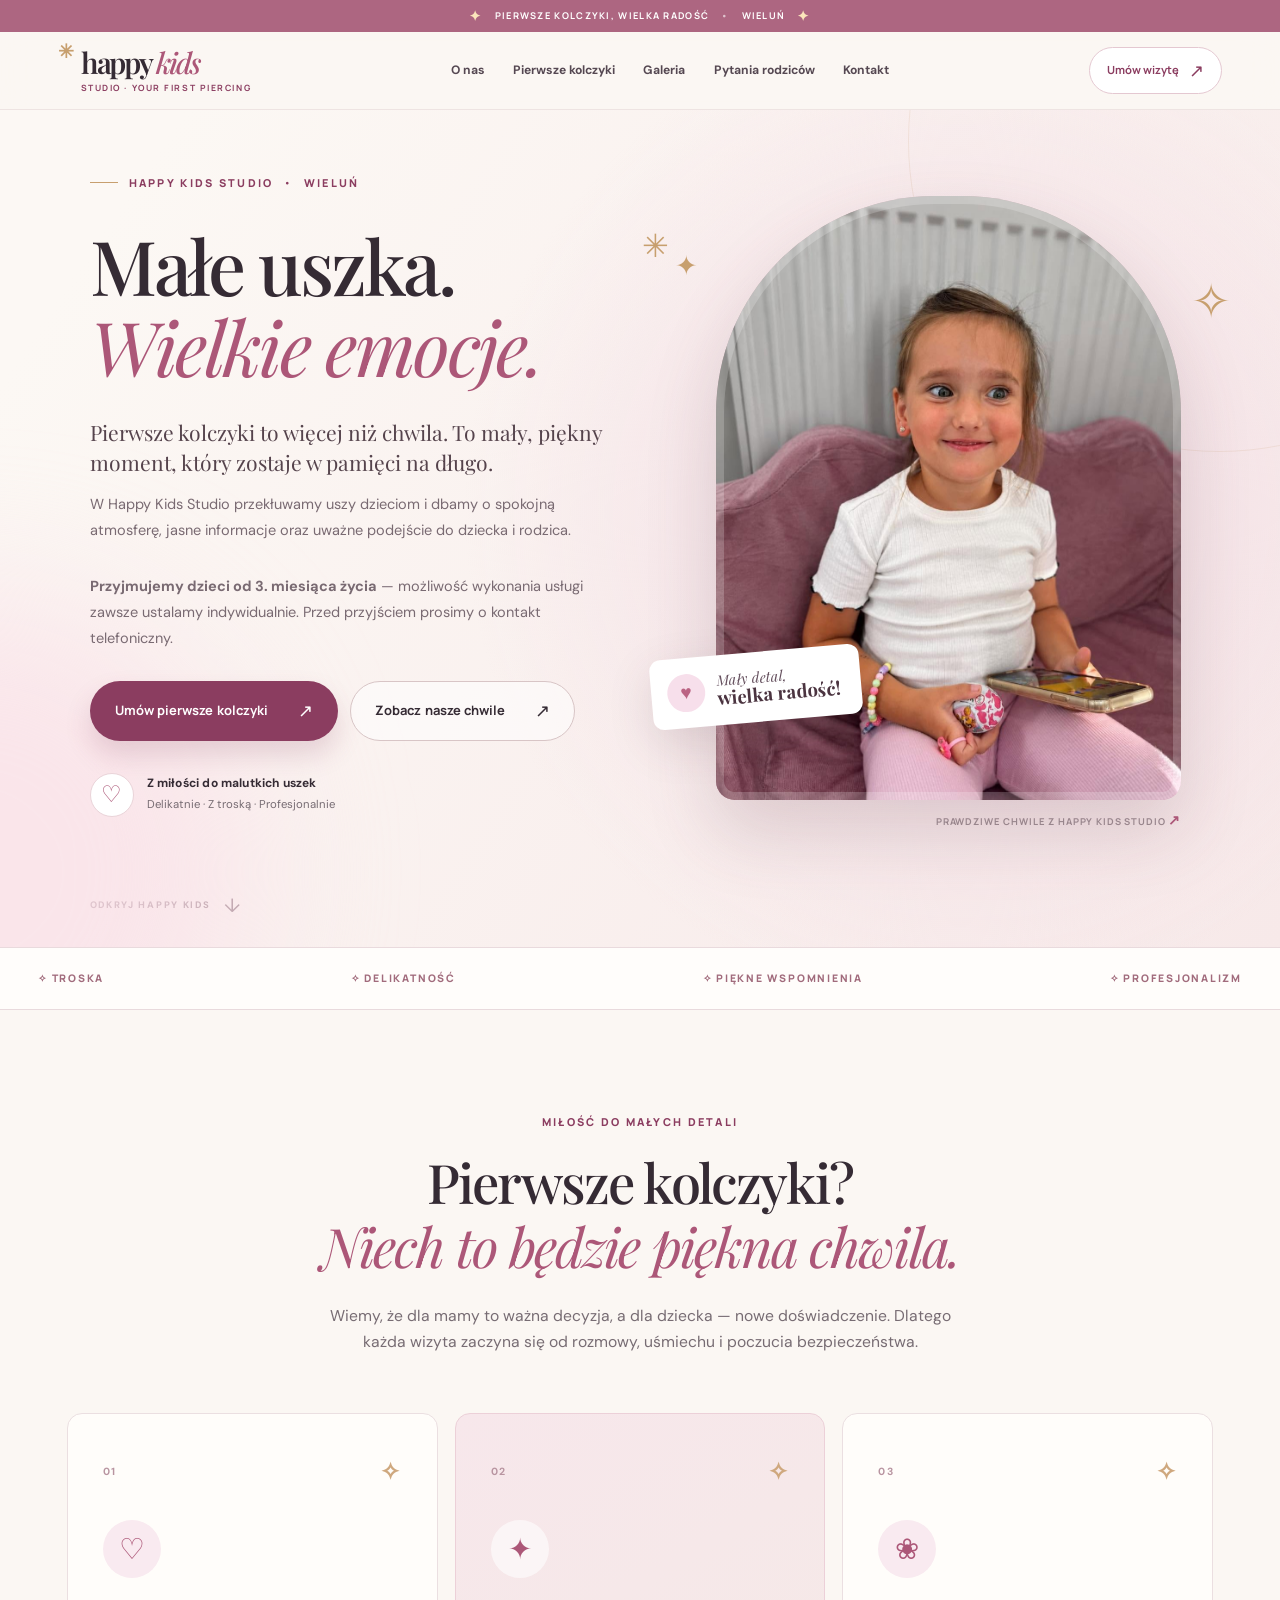
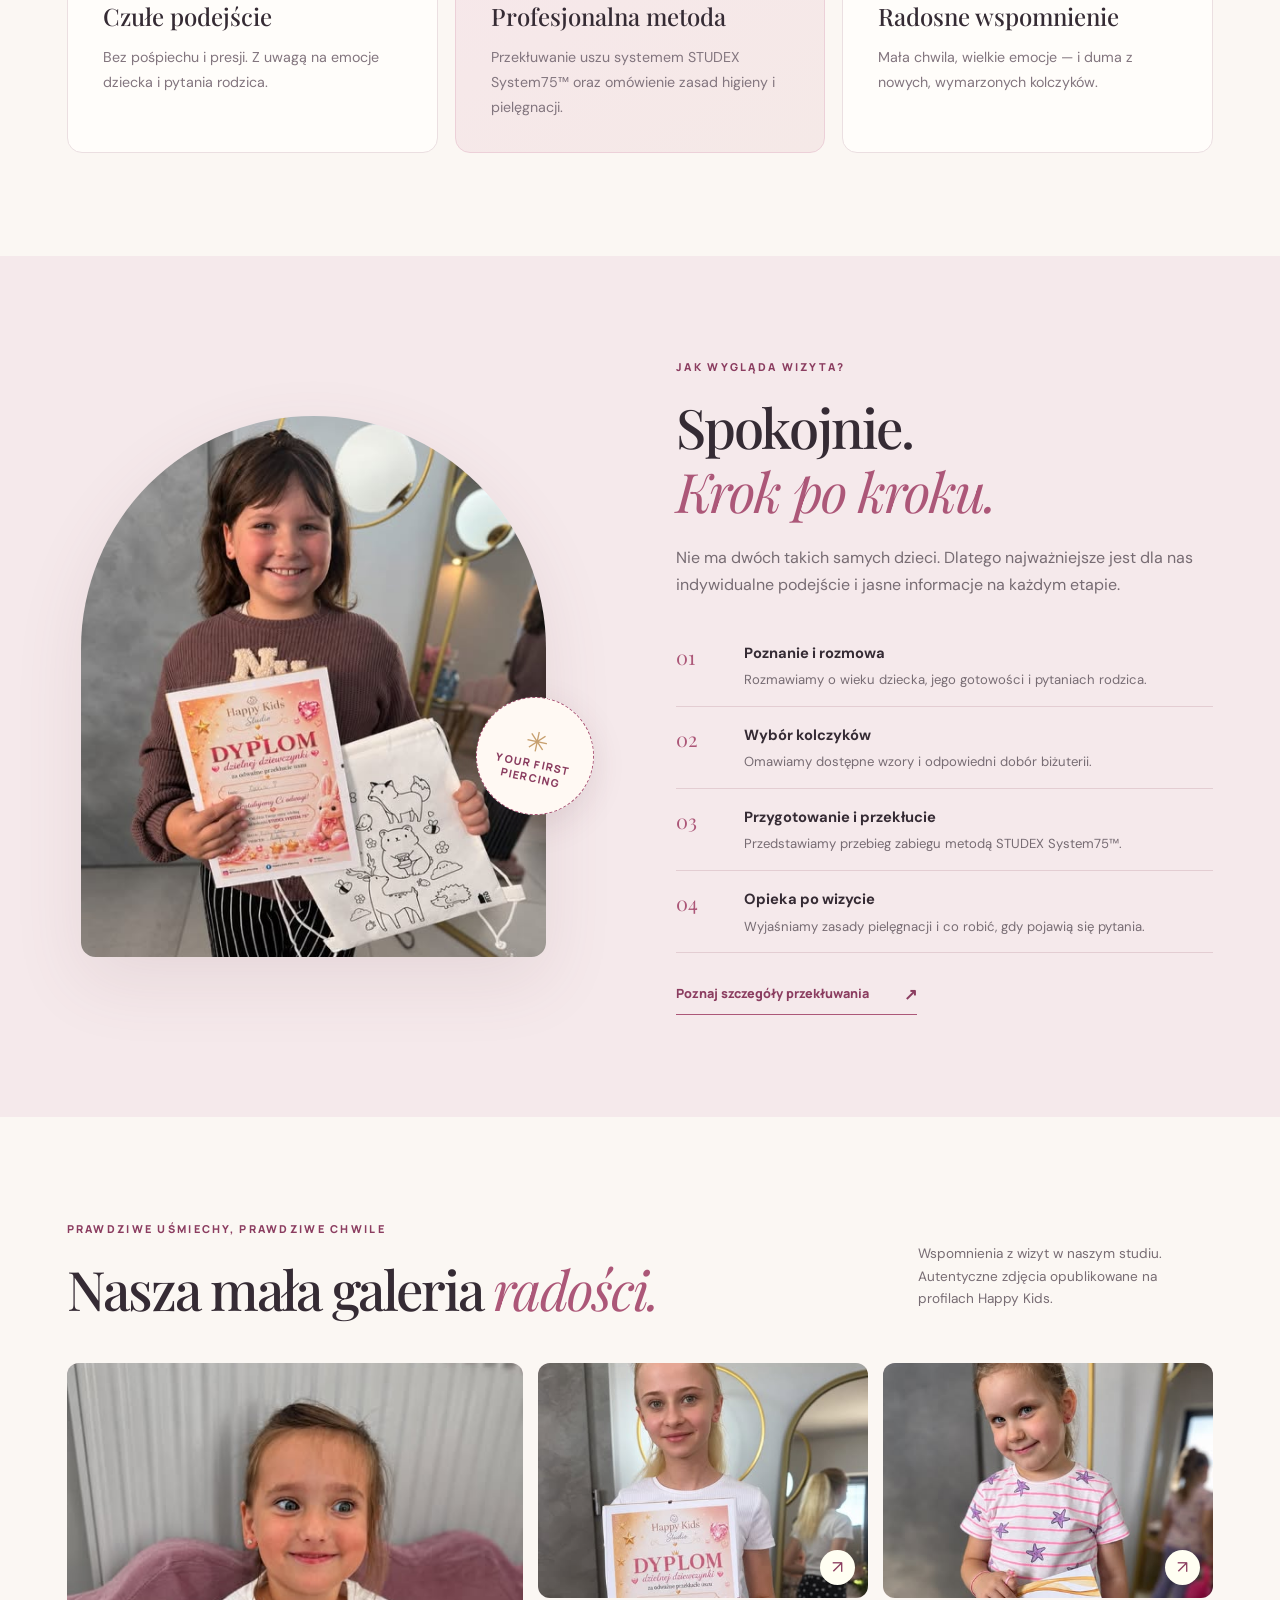
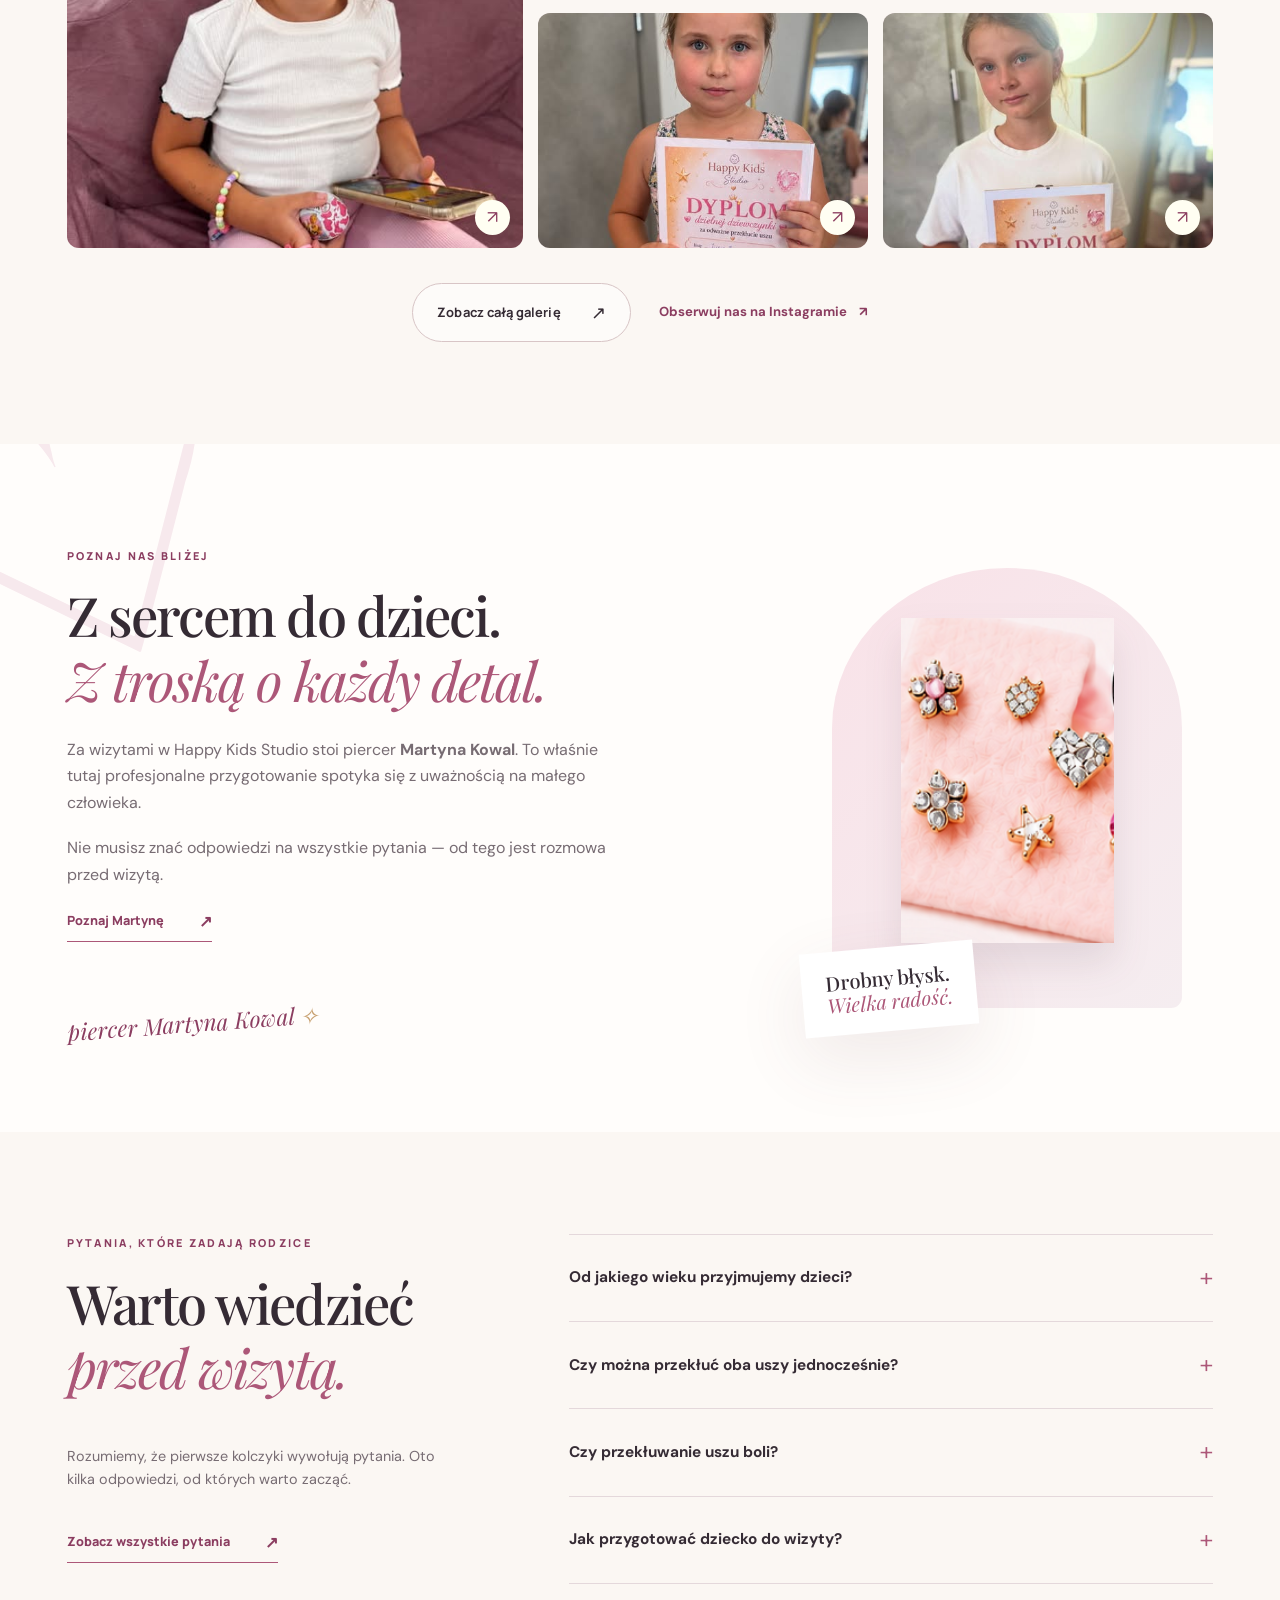
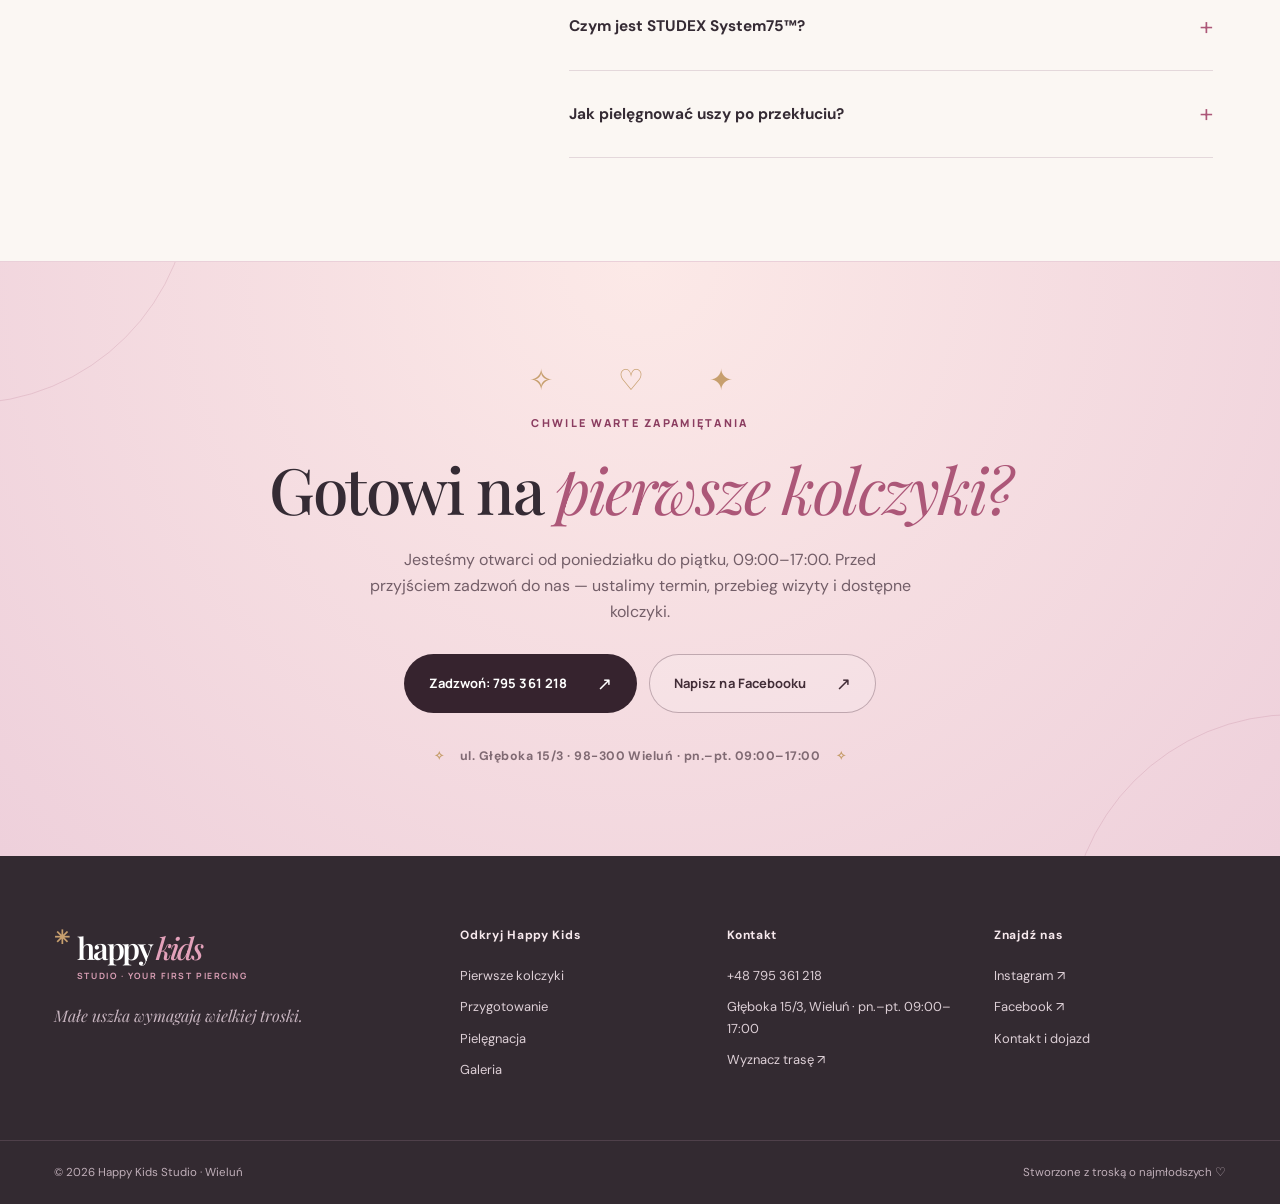
<file: index.html>
<!doctype html>
<html lang="pl">
<head>
  <meta name="google-site-verification" content="uwy-Xgq-HFrZUQoyhUtG94ZPgkwToMbTv5HRu3W7Os8">
  <meta charset="utf-8">
  <meta name="viewport" content="width=device-width,initial-scale=1">
  <meta name="theme-color" content="#fbf4f0">
  <title>Happy Kids Studio Wieluń | Pierwsze kolczyki i przekłuwanie uszu dzieciom</title>
  <meta name="description" content="Pierwsze kolczyki to wielka chwila! Happy Kids Studio w Wieluniu — delikatne podejście, przekłuwanie uszu STUDEX System75™, piercer Martyna Kowal. Umów wizytę: 795 361 218.">
  <link rel="canonical" href="https://happy-kids-studio.pl/">
  <link rel="preconnect" href="https://fonts.googleapis.com">
  <link rel="preconnect" href="https://fonts.gstatic.com" crossorigin>
  <link href="https://fonts.googleapis.com/css2?family=DM+Sans:wght@400;500;600;700&family=Manrope:wght@400;500;600;700;800&family=Playfair+Display:ital,wght@0,400;0,500;0,600;1,400;1,500&display=swap" rel="stylesheet">
  <link rel="preload" as="image" href="/assets/happy-hero-facebook.jpg">
  <link rel="stylesheet" href="/style.css">
  <meta property="og:type" content="website">
  <meta property="og:locale" content="pl_PL">
  <meta property="og:title" content="Happy Kids Studio — pierwsze kolczyki, wielkie wspomnienia">
  <meta property="og:description" content="Piękna, ważna chwila. Poznaj Happy Kids Studio w Wieluniu i umów pierwsze kolczyki dla dziecka.">
  <meta property="og:url" content="https://happy-kids-studio.pl/">
  <meta property="og:image" content="https://happy-kids-studio.pl/assets/happy-kids-logo.png">
  <script type="application/ld+json">{"@context":"https://schema.org","@graph":[{"@type":"LocalBusiness","@id":"https://happy-kids-studio.pl/#studio","name":"Happy Kids Studio","alternateName":"Happy Kids Studio Wieluń","url":"https://happy-kids-studio.pl/","telephone":"+48795361218","email":"happy.kids.piercing@gmail.com","logo":"https://happy-kids-studio.pl/assets/happy-kids-logo.png","address":{"@type":"PostalAddress","streetAddress":"Głęboka 15/3","postalCode":"98-300","addressLocality":"Wieluń","addressCountry":"PL"},"areaServed":{"@type":"City","name":"Wieluń"},"openingHoursSpecification":[{"@type":"OpeningHoursSpecification","dayOfWeek":["Monday","Tuesday","Wednesday","Thursday","Friday"],"opens":"09:00","closes":"17:00"}],"sameAs":["https://www.instagram.com/happy.kids.piercing/","https://www.facebook.com/Happy.Kids.Piercing/"],"image":"https://happy-kids-studio.pl/assets/happy-hero-facebook.jpg"},{"@type":"WebSite","@id":"https://happy-kids-studio.pl/#website","url":"https://happy-kids-studio.pl/","name":"Happy Kids Studio — Wieluń","publisher":{"@id":"https://happy-kids-studio.pl/#studio"},"inLanguage":"pl-PL"},{"@type":"Service","@id":"https://happy-kids-studio.pl/#pierwsze-kolczyki","name":"Przekłuwanie uszu dzieciom — pierwsze kolczyki","serviceType":"Przekłuwanie uszu metodą STUDEX System 75","provider":{"@id":"https://happy-kids-studio.pl/#studio"},"areaServed":{"@type":"City","name":"Wieluń"},"url":"https://happy-kids-studio.pl/przekluwanie-uszu-dzieciom-wielun/"}]}</script>
  <script defer src="/site.js"></script>
</head>
<body class="home">
<a class="skip" href="#main">Przejdź do treści</a>
<div class="announcement"><span class="announcement-star">✦</span> Pierwsze kolczyki, wielka radość <span class="announcement-dot">•</span> Wieluń <span class="announcement-star">✦</span></div>
<header class="header" id="top">
  <div class="header-inner">
    <a class="wordmark" href="/" aria-label="Happy Kids Studio — strona główna"><span class="logo-star">✳</span><span>happy <em>kids</em><small>STUDIO · YOUR FIRST PIERCING</small></span></a>
    <button class="menu-toggle" type="button" aria-controls="primary-nav" aria-expanded="false" aria-label="Otwórz menu"><span></span><span></span><span></span></button>
    <nav id="primary-nav" aria-label="Nawigacja główna">
      <a href="#o-nas">O nas</a>
      <a href="#jak-to-dziala">Pierwsze kolczyki</a>
      <a href="#galeria">Galeria</a>
      <a href="#faq">Pytania rodziców</a>
      <a href="/kontakt/">Kontakt</a>
    </nav>
    <a class="button header-cta" href="tel:+48795361218">Umów wizytę <span aria-hidden="true">↗</span></a>
  </div>
</header>
<main id="main">
  <section class="hero" aria-labelledby="hero-title">
    <div class="hero-glow" aria-hidden="true"></div>
    <div class="hero-inner">
      <div class="hero-copy">
        <p class="eyebrow"><span class="tiny-line"></span> HAPPY KIDS STUDIO <span class="bullet-pink">•</span> WIELUŃ</p>
        <h1 id="hero-title">Małe uszka.<br><em>Wielkie emocje.</em><span class="hero-sparkle" aria-hidden="true">✳</span></h1>
        <p class="hero-lead">Pierwsze kolczyki to więcej niż chwila. To mały, piękny moment, który zostaje w pamięci na długo.</p>
        <p class="hero-sub">W Happy Kids Studio przekłuwamy uszy dzieciom i dbamy o spokojną atmosferę, jasne informacje oraz uważne podejście do dziecka i rodzica.</p><p class="hero-sub"><strong>Przyjmujemy dzieci od 3. miesiąca życia</strong> — możliwość wykonania usługi zawsze ustalamy indywidualnie. Przed przyjściem prosimy o kontakt telefoniczny.</p>
        <div class="buttons">
          <a class="button primary" href="tel:+48795361218">Umów pierwsze kolczyki <span aria-hidden="true">↗</span></a>
          <a class="button ghost" href="#galeria">Zobacz nasze chwile <span aria-hidden="true">↗</span></a>
        </div>
        <div class="hero-trust">
          <div class="trust-icon" aria-hidden="true">♡</div>
          <div><strong>Z miłości do malutkich uszek</strong><span>Delikatnie · Z troską · Profesjonalnie</span></div>
        </div>
      </div>
      <div class="hero-visual">
        <div class="photo-shape">
          <img src="/assets/happy-hero-facebook.jpg" width="1080" height="1440" alt="Zadowolona mała klientka Happy Kids Studio po wizycie — fotografia z oficjalnego Facebooka" fetchpriority="high">
        </div>
        <div class="photo-tag"><span class="tag-heart">♥</span><div>Mały detal,<strong>wielka radość!</strong></div></div>
        <span class="hero-line-art art-one" aria-hidden="true">✧</span>
        <span class="hero-line-art art-two" aria-hidden="true">✦</span>
        <div class="photo-caption">Prawdziwe chwile z Happy Kids Studio <span>↗</span></div>
      </div>
    </div>
    <a class="scroll-hint" href="#o-nas">ODKRYJ HAPPY KIDS <span aria-hidden="true">↓</span></a>
  </section>
  <div class="values-ribbon" aria-label="Nasze wartości"><div class="ribbon-content"><span>✧ Troska</span><span>✧ Delikatność</span><span>✧ Piękne wspomnienia</span><span>✧ Profesjonalizm</span></div></div>

  <section class="section intro-section" id="o-nas">
    <div class="section-heading center">
      <p class="eyebrow">MIŁOŚĆ DO MAŁYCH DETALI</p>
      <h2>Pierwsze kolczyki?<br><em>Niech to będzie piękna chwila.</em></h2>
      <p>Wiemy, że dla mamy to ważna decyzja, a dla dziecka — nowe doświadczenie. Dlatego każda wizyta zaczyna się od rozmowy, uśmiechu i poczucia bezpieczeństwa.</p>
    </div>
    <div class="benefits-grid">
      <article class="benefit"><div class="benefit-number">01 <span>✧</span></div><div class="benefit-icon">♡</div><h3>Czułe podejście</h3><p>Bez pośpiechu i presji. Z uwagą na emocje dziecka i pytania rodzica.</p></article>
      <article class="benefit featured"><div class="benefit-number">02 <span>✧</span></div><div class="benefit-icon">✦</div><h3>Profesjonalna metoda</h3><p>Przekłuwanie uszu systemem STUDEX System75™ oraz omówienie zasad higieny i pielęgnacji.</p></article>
      <article class="benefit"><div class="benefit-number">03 <span>✧</span></div><div class="benefit-icon">❀</div><h3>Radosne wspomnienie</h3><p>Mała chwila, wielkie emocje — i duma z nowych, wymarzonych kolczyków.</p></article>
    </div>
  </section>

  <section class="section ritual-section" id="jak-to-dziala">
    <div class="ritual-layout">
      <div class="ritual-photo">
        <img src="/assets/happy-visit-01.jpg" width="640" height="640" loading="lazy" alt="Radosna klientka Happy Kids z pamiątkowym dyplomem po przekłuciu uszu">
        <div class="ritual-sticker"><span>✳</span> YOUR FIRST<br>PIERCING</div>
      </div>
      <div class="ritual-copy">
        <p class="eyebrow">JAK WYGLĄDA WIZYTA?</p>
        <h2>Spokojnie.<br><em>Krok po kroku.</em></h2>
        <p>Nie ma dwóch takich samych dzieci. Dlatego najważniejsze jest dla nas indywidualne podejście i jasne informacje na każdym etapie.</p>
        <ol class="steps">
          <li><span>01</span><div><strong>Poznanie i rozmowa</strong><p>Rozmawiamy o wieku dziecka, jego gotowości i pytaniach rodzica.</p></div></li>
          <li><span>02</span><div><strong>Wybór kolczyków</strong><p>Omawiamy dostępne wzory i odpowiedni dobór biżuterii.</p></div></li>
          <li><span>03</span><div><strong>Przygotowanie i przekłucie</strong><p>Przedstawiamy przebieg zabiegu metodą STUDEX System75™.</p></div></li>
          <li><span>04</span><div><strong>Opieka po wizycie</strong><p>Wyjaśniamy zasady pielęgnacji i co robić, gdy pojawią się pytania.</p></div></li>
        </ol>
        <a class="underline-link" href="/przekluwanie-uszu-dzieciom-wielun/">Poznaj szczegóły przekłuwania <span>↗</span></a>
      </div>
    </div>
  </section>

  <section class="section gallery-section" id="galeria">
    <div class="gallery-heading">
      <div><p class="eyebrow">PRAWDZIWE UŚMIECHY, PRAWDZIWE CHWILE</p><h2>Nasza mała galeria <em>radości.</em></h2></div>
      <p>Wspomnienia z wizyt w naszym studiu. Autentyczne zdjęcia opublikowane na profilach Happy Kids.</p>
    </div>
    <div class="gallery-grid">
      <a class="gallery-tile tall" href="/assets/happy-visit-02.jpg" data-lightbox data-caption="Radość po wizycie w Happy Kids Studio"><img src="/assets/happy-visit-02.jpg" width="640" height="640" loading="lazy" alt="Uśmiechnięta dziewczynka po wizycie w Happy Kids Studio"><span class="zoom-icon" aria-hidden="true">↗</span></a>
      <a class="gallery-tile" href="/assets/happy-visit-03.jpg" data-lightbox data-caption="Pamiątkowy dyplom po przekłuciu"><img src="/assets/happy-visit-03.jpg" width="640" height="640" loading="lazy" alt="Pamiątkowy dyplom w Happy Kids Studio"><span class="zoom-icon" aria-hidden="true">↗</span></a>
      <a class="gallery-tile" href="/assets/happy-visit-04.jpg" data-lightbox data-caption="Dumni z pierwszych kolczyków"><img src="/assets/happy-visit-04.jpg" width="640" height="640" loading="lazy" alt="Dziewczynka z pamiątkowym certyfikatem w Happy Kids Studio"><span class="zoom-icon" aria-hidden="true">↗</span></a>
      <a class="gallery-tile" href="/assets/happy-visit-05.jpg" data-lightbox data-caption="Małe wielkie wspomnienia"><img src="/assets/happy-visit-05.jpg" width="640" height="640" loading="lazy" alt="Uczestniczka wizyty trzyma pamiątkowy dyplom"><span class="zoom-icon" aria-hidden="true">↗</span></a>
      <a class="gallery-tile" href="/assets/happy-visit-06.jpg" data-lightbox data-caption="Happy Kids Studio — pamiątka wizyty"><img src="/assets/happy-visit-06.jpg" width="640" height="640" loading="lazy" alt="Dziewczynka z dyplomem Happy Kids Studio"><span class="zoom-icon" aria-hidden="true">↗</span></a>
    </div>
    <div class="gallery-actions">
      <a class="button ghost" href="/galeria/">Zobacz całą galerię <span>↗</span></a>
      <a class="social-link" href="https://www.instagram.com/happy.kids.piercing/" target="_blank" rel="noopener noreferrer">Obserwuj nas na Instagramie <span>↗</span></a>
    </div>
  </section>

  <section class="section story-section">
    <div class="story-decor" aria-hidden="true">♡</div>
    <div class="story-inner">
      <div class="story-copy"><p class="eyebrow">POZNAJ NAS BLIŻEJ</p><h2>Z sercem do dzieci.<br><em>Z troską o każdy detal.</em></h2><p>Za wizytami w Happy Kids Studio stoi piercer <strong>Martyna Kowal</strong>. To właśnie tutaj profesjonalne przygotowanie spotyka się z uważnością na małego człowieka.</p><p>Nie musisz znać odpowiedzi na wszystkie pytania — od tego jest rozmowa przed wizytą.</p><a class="underline-link" href="/o-martynie/">Poznaj Martynę <span>↗</span></a><div class="signature">piercer Martyna Kowal <span>✧</span></div></div>
      <div class="story-image"><img src="/assets/kolczyki.png" width="190" height="290" loading="lazy" alt="Delikatne wzory kolczyków z materiałów Happy Kids Studio"><div class="story-image-note">Drobny błysk.<br><em>Wielka radość.</em></div></div>
    </div>
  </section>

  <section class="section faq-section" id="faq">
    <div class="faq-layout">
      <div class="faq-intro"><p class="eyebrow">PYTANIA, KTÓRE ZADAJĄ RODZICE</p><h2>Warto wiedzieć <em>przed wizytą.</em></h2><p>Rozumiemy, że pierwsze kolczyki wywołują pytania. Oto kilka odpowiedzi, od których warto zacząć.</p><a class="underline-link" href="/pytania-i-odpowiedzi/">Zobacz wszystkie pytania <span>↗</span></a></div>
      <div class="faq-list">
        <details><summary>Od jakiego wieku przyjmujemy dzieci?<span>+</span></summary><p>W Happy Kids Studio przyjmujemy dzieci od 3. miesiąca życia. Każdą wizytę ustalamy indywidualnie, z uwzględnieniem gotowości dziecka i zgody rodzica lub opiekuna.</p></details><details><summary>Czy można przekłuć oba uszy jednocześnie?<span>+</span></summary><p>Tak. Możemy przekłuć oba uszy jednocześnie — zabieg wykonują wtedy dwie osoby.</p></details>
        <details><summary>Czy przekłuwanie uszu boli?<span>+</span></summary><p>Odczucia są indywidualne. Sam moment przekłucia jest krótki, ale nie obiecujemy całkowicie bezbolesnego zabiegu. Ważne są dla nas spokój i dobre przygotowanie.</p></details>
        <details><summary>Jak przygotować dziecko do wizyty?<span>+</span></summary><p>Porozmawiaj z dzieckiem prostymi słowami o tym, co się wydarzy. Możesz zabrać ulubioną przytulankę i przed przyjazdem skontaktować się z nami, aby omówić szczegóły.</p></details>
        <details><summary>Czym jest STUDEX System75™?<span>+</span></summary><p>To system przeznaczony do przekłuwania uszu. W Happy Kids Studio korzystamy z tej metody; przed wizytą wyjaśniamy, jak wygląda procedura i dobór kolczyków.</p></details>
        <details><summary>Jak pielęgnować uszy po przekłuciu?<span>+</span></summary><p>Podczas wizyty otrzymasz zalecenia dopasowane do przekłucia. Przeczytaj też nasz <a href="/pielegnacja-po-przekluciu-uszu/">poradnik pielęgnacji</a>.</p></details>
      </div>
    </div>
  </section>
  <section class="contact-hero" id="kontakt">
    <div class="contact-sparkles" aria-hidden="true">✧　♡　✦</div>
    <p class="eyebrow">CHWILE WARTE ZAPAMIĘTANIA</p>
    <h2>Gotowi na <em>pierwsze kolczyki?</em></h2>
    <p>Jesteśmy otwarci od poniedziałku do piątku, 09:00–17:00. Przed przyjściem zadzwoń do nas — ustalimy termin, przebieg wizyty i dostępne kolczyki.</p>
    <div class="buttons center-buttons"><a class="button dark" href="tel:+48795361218">Zadzwoń: 795 361 218 <span aria-hidden="true">↗</span></a><a class="button transparent" href="https://www.facebook.com/Happy.Kids.Piercing/" target="_blank" rel="noopener noreferrer">Napisz na Facebooku <span aria-hidden="true">↗</span></a></div>
    <div class="contact-address"><span>✧</span> ul. Głęboka 15/3 · 98-300 Wieluń · pn.–pt. 09:00–17:00 <span>✧</span></div>
  </section>
</main>
<footer class="footer">
  <div class="footer-top">
    <div class="footer-brand"><a class="wordmark" href="/"><span class="logo-star">✳</span><span>happy <em>kids</em><small>STUDIO · YOUR FIRST PIERCING</small></span></a><p>Małe uszka wymagają wielkiej troski.</p></div>
    <div><strong>Odkryj Happy Kids</strong><a href="/przekluwanie-uszu-dzieciom-wielun/">Pierwsze kolczyki</a><a href="/przygotowanie-do-przekluwania-uszu/">Przygotowanie</a><a href="/pielegnacja-po-przekluciu-uszu/">Pielęgnacja</a><a href="/galeria/">Galeria</a></div>
    <div><strong>Kontakt</strong><a href="tel:+48795361218">+48 795 361 218</a><span>Głęboka 15/3, Wieluń · pn.–pt. 09:00–17:00</span><a href="https://www.google.com/maps/dir/?api=1&amp;destination=G%C5%82%C4%99boka%2015%2F3%2C%2098-300%20Wielu%C5%84" target="_blank" rel="noopener noreferrer">Wyznacz trasę ↗</a></div>
    <div><strong>Znajdź nas</strong><a href="https://www.instagram.com/happy.kids.piercing/" target="_blank" rel="noopener noreferrer">Instagram ↗</a><a href="https://www.facebook.com/Happy.Kids.Piercing/" target="_blank" rel="noopener noreferrer">Facebook ↗</a><a href="/kontakt/">Kontakt i dojazd</a></div>
  </div>
  <div class="footer-bottom"><span>© 2026 Happy Kids Studio · Wieluń</span><span>Stworzone z troską o najmłodszych ♡</span></div>
</footer>
<div class="mobile-action"><a href="tel:+48795361218"><span>♡</span> Umów pierwsze kolczyki <span>↗</span></a></div>
<dialog class="lightbox" aria-label="Podgląd zdjęcia"><button class="lightbox-close" type="button" aria-label="Zamknij zdjęcie">×</button><img alt=""><p></p></dialog></body>
</html>
</file>
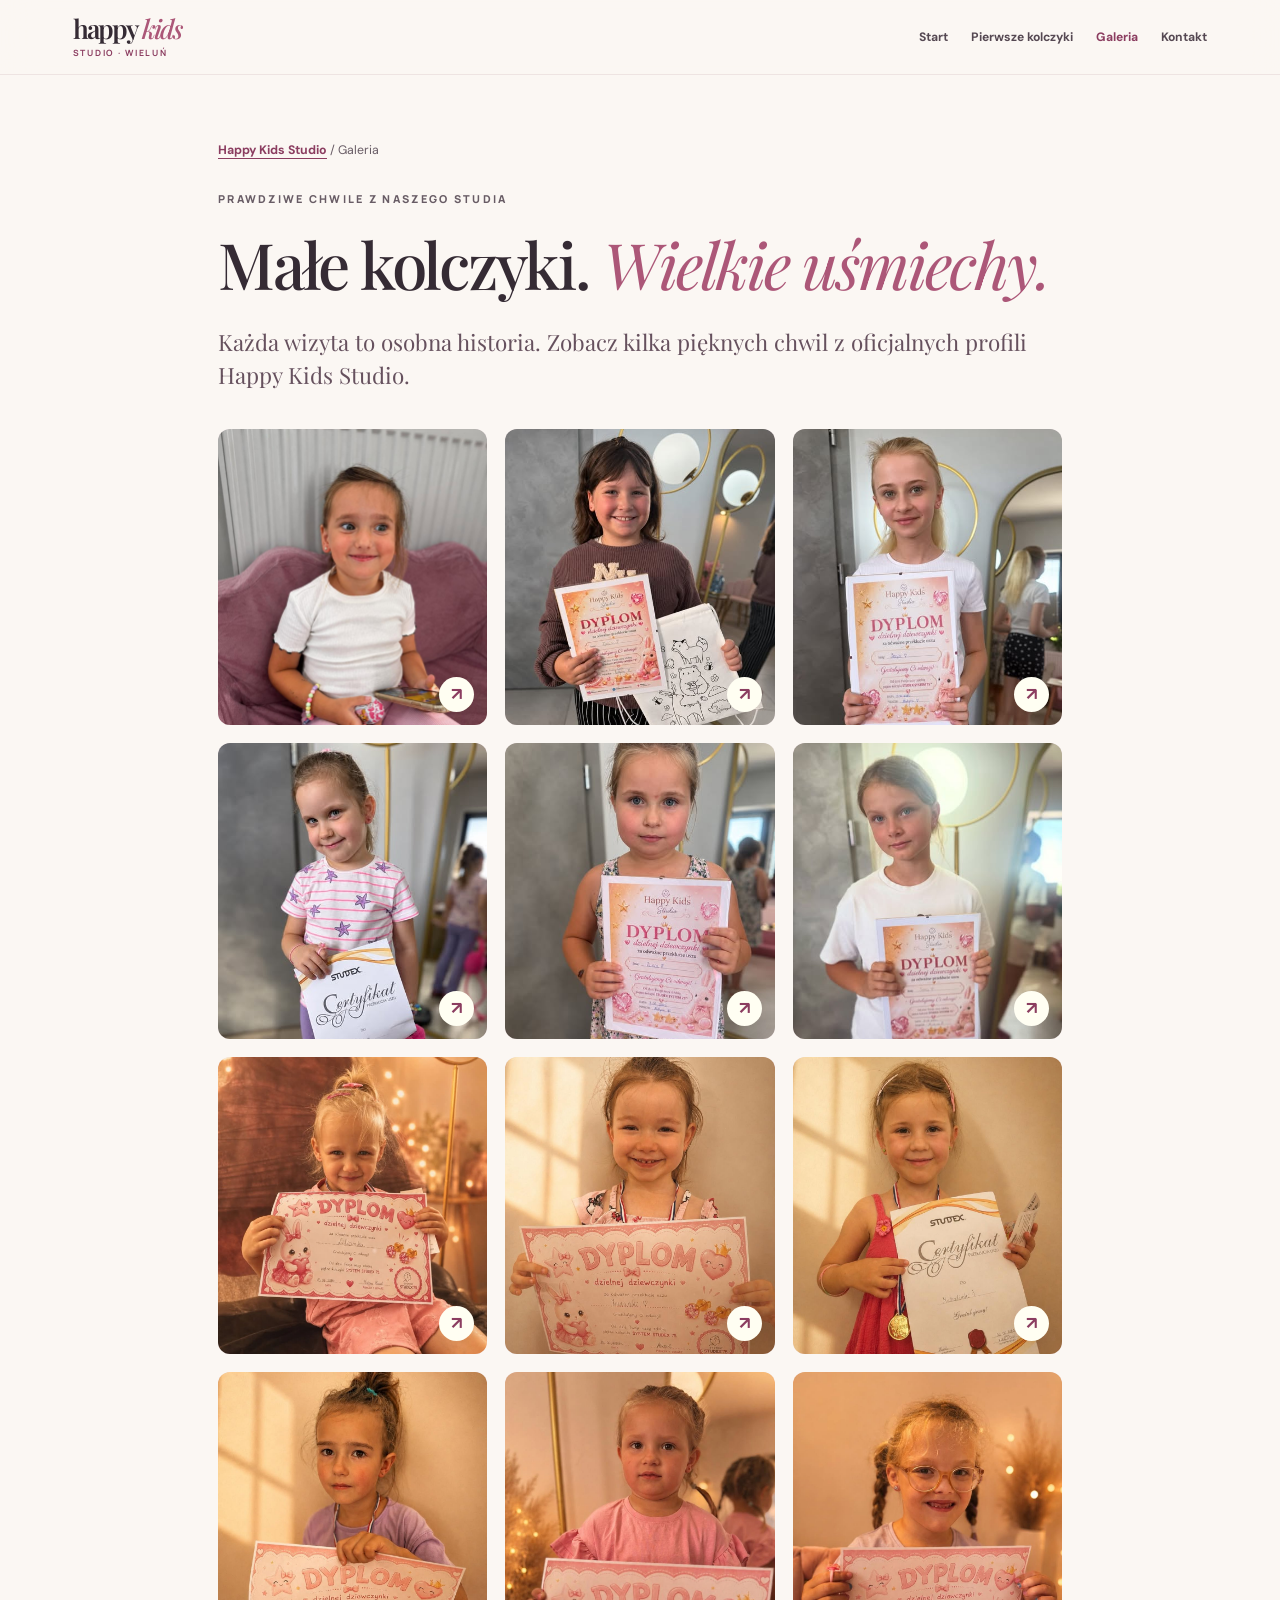
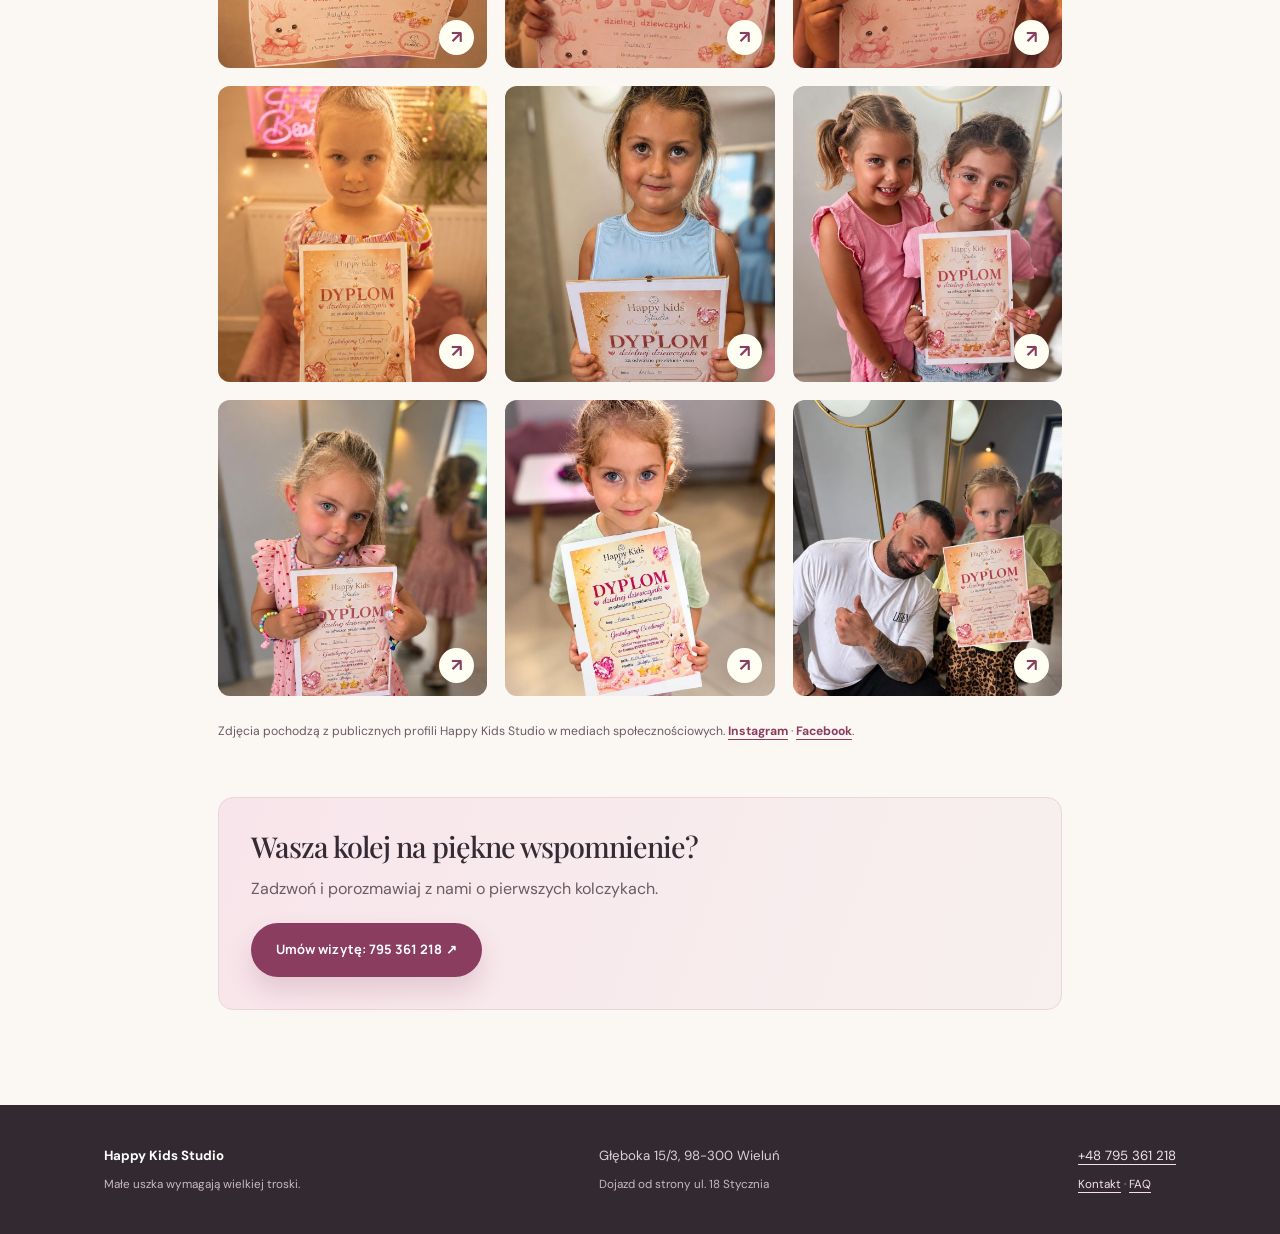
<file: galeria/index.html>
<!doctype html>
<html lang="pl">
<head>
  <meta charset="utf-8"><meta name="viewport" content="width=device-width,initial-scale=1">
  <title>Galeria pierwszych kolczyków | Happy Kids Studio Wieluń</title>
  <meta name="description" content="Zobacz autentyczne zdjęcia z wizyt w Happy Kids Studio w Wieluniu. Pierwsze kolczyki i piękne wspomnienia.">
  <link rel="canonical" href="https://happy-kids-studio.pl/galeria/">
  <link href="https://fonts.googleapis.com/css2?family=DM+Sans:wght@400;500;600;700&family=Manrope:wght@400;500;600;700;800&family=Playfair+Display:ital,wght@0,400;0,500;1,400;1,500&display=swap" rel="stylesheet">
  <link rel="stylesheet" href="/style.css"><script defer src="/site.js"></script>
</head>
<body>
  <a class="skip" href="#main">Przejdź do treści</a>
  <header class="header"><div class="header-inner"><a class="wordmark" href="/">happy <em>kids</em><small>STUDIO · WIELUŃ</small></a><nav aria-label="Nawigacja"><a href="/">Start</a><a href="/przekluwanie-uszu-dzieciom-wielun/">Pierwsze kolczyki</a><a href="/galeria/" aria-current="page">Galeria</a><a href="/kontakt/">Kontakt</a></nav></div></header>
  <main id="main" class="article gallery-page">
    <p class="breadcrumbs"><a href="/">Happy Kids Studio</a> / Galeria</p>
    <p class="eyebrow">PRAWDZIWE CHWILE Z NASZEGO STUDIA</p>
    <h1>Małe kolczyki. <em>Wielkie uśmiechy.</em></h1>
    <p class="lead">Każda wizyta to osobna historia. Zobacz kilka pięknych chwil z oficjalnych profili Happy Kids Studio.</p>
    <div class="gallery-page-grid">
      <a class="gallery-tile" href="/assets/happy-hero-facebook.jpg" data-lightbox data-caption="Zadowolona klientka Happy Kids Studio"><img src="/assets/happy-hero-facebook.jpg" alt="Dziewczynka z pierwszymi kolczykami w Happy Kids Studio" loading="lazy"><span class="zoom-icon">↗</span></a>
      <a class="gallery-tile" href="/assets/happy-visit-01-1080.jpg" data-lightbox data-caption="Pamiątkowy dyplom po wizycie"><img src="/assets/happy-visit-01.jpg" alt="Dziewczynka z dyplomem z Happy Kids Studio" loading="lazy"><span class="zoom-icon">↗</span></a>
      <a class="gallery-tile" href="/assets/happy-visit-03-1080.jpg" data-lightbox data-caption="Małe, wielkie wspomnienia"><img src="/assets/happy-visit-03.jpg" alt="Pamiątkowy dyplom po pierwszych kolczykach" loading="lazy"><span class="zoom-icon">↗</span></a>
      <a class="gallery-tile" href="/assets/happy-visit-04-1080.jpg" data-lightbox data-caption="Pamiątka z Happy Kids Studio"><img src="/assets/happy-visit-04.jpg" alt="Dziewczynka z certyfikatem przekłucia uszu" loading="lazy"><span class="zoom-icon">↗</span></a>
      <a class="gallery-tile" href="/assets/happy-visit-05-1080.jpg" data-lightbox data-caption="Dzielna mała klientka"><img src="/assets/happy-visit-05.jpg" alt="Dziewczynka trzyma pamiątkowy dyplom" loading="lazy"><span class="zoom-icon">↗</span></a>
      <a class="gallery-tile" href="/assets/happy-visit-06-1080.jpg" data-lightbox data-caption="Uśmiechy i wspomnienia"><img src="/assets/happy-visit-06.jpg" alt="Dziewczynka z dyplomem Happy Kids Studio" loading="lazy"><span class="zoom-icon">↗</span></a>
      <a class="gallery-tile" href="/assets/happy-visit-07.jpg" data-lightbox data-caption="Pamiątkowy dyplom po wizycie"><img src="/assets/happy-visit-07.jpg" width="1086" height="1086" alt="Dziewczynka z pamiątkowym dyplomem w Happy Kids Studio Wieluń" loading="lazy" decoding="async"><span class="zoom-icon">↗</span></a>
      <a class="gallery-tile" href="/assets/happy-visit-08.jpg" data-lightbox data-caption="Uśmiech po pierwszych kolczykach"><img src="/assets/happy-visit-08.jpg" width="1080" height="1080" alt="Uśmiechnięta dziewczynka po przekłuciu uszu w Happy Kids Studio" loading="lazy" decoding="async"><span class="zoom-icon">↗</span></a>
      <a class="gallery-tile" href="/assets/happy-visit-09.jpg" data-lightbox data-caption="Certyfikat dzielnej klientki"><img src="/assets/happy-visit-09.jpg" width="1080" height="1080" alt="Dziewczynka z certyfikatem po przekłuciu uszu w Happy Kids Studio Wieluń" loading="lazy" decoding="async"><span class="zoom-icon">↗</span></a>
      <a class="gallery-tile" href="/assets/happy-visit-10.jpg" data-lightbox data-caption="Pierwsze kolczyki"><img src="/assets/happy-visit-10.jpg" width="1080" height="1080" alt="Przekłucie uszu u dziecka w Happy Kids Studio Wieluń" loading="lazy" decoding="async"><span class="zoom-icon">↗</span></a>
      <a class="gallery-tile" href="/assets/happy-visit-11.jpg" data-lightbox data-caption="Mała klientka z dyplomem"><img src="/assets/happy-visit-11.jpg" width="1080" height="1080" alt="Dziewczynka z dyplomem po wizycie w Happy Kids Studio" loading="lazy" decoding="async"><span class="zoom-icon">↗</span></a>
      <a class="gallery-tile" href="/assets/happy-visit-12.jpg" data-lightbox data-caption="Radość po wizycie"><img src="/assets/happy-visit-12.jpg" width="1080" height="1080" alt="Radosna dziewczynka z pamiątkowym dyplomem w Happy Kids Studio" loading="lazy" decoding="async"><span class="zoom-icon">↗</span></a>
      <a class="gallery-tile" href="/assets/happy-visit-13.jpg" data-lightbox data-caption="Dyplom na pamiątkę"><img src="/assets/happy-visit-13.jpg" width="1080" height="1080" alt="Dziewczynka trzyma dyplom po przekłuciu uszu w Happy Kids Studio Wieluń" loading="lazy" decoding="async"><span class="zoom-icon">↗</span></a>
      <a class="gallery-tile" href="/assets/happy-visit-14.jpg" data-lightbox data-caption="Pierwsze kolczyki i dyplom"><img src="/assets/happy-visit-14.jpg" width="1080" height="1080" alt="Dziewczynka z pierwszymi kolczykami i dyplomem w Happy Kids Studio" loading="lazy" decoding="async"><span class="zoom-icon">↗</span></a>
      <a class="gallery-tile" href="/assets/happy-visit-15.jpg" data-lightbox data-caption="Wspólna wizyta"><img src="/assets/happy-visit-15.jpg" width="1080" height="1080" alt="Dwie dziewczynki z pamiątkowym dyplomem w Happy Kids Studio Wieluń" loading="lazy" decoding="async"><span class="zoom-icon">↗</span></a>
      <a class="gallery-tile" href="/assets/happy-visit-16.jpg" data-lightbox data-caption="Dzielna klientka"><img src="/assets/happy-visit-16.jpg" width="1080" height="1080" alt="Dziewczynka z dyplomem po przekłuciu uszu w Happy Kids Studio" loading="lazy" decoding="async"><span class="zoom-icon">↗</span></a>
      <a class="gallery-tile" href="/assets/happy-visit-17.jpg" data-lightbox data-caption="Uśmiech na pamiątkę"><img src="/assets/happy-visit-17.jpg" width="1080" height="1080" alt="Uśmiechnięta dziewczynka z dyplomem w Happy Kids Studio Wieluń" loading="lazy" decoding="async"><span class="zoom-icon">↗</span></a>
      <a class="gallery-tile" href="/assets/happy-visit-18.jpg" data-lightbox data-caption="Wspólne zdjęcie po wizycie"><img src="/assets/happy-visit-18.jpg" width="1080" height="1080" alt="Dziewczynka z dyplomem w Happy Kids Studio Wieluń" loading="lazy" decoding="async"><span class="zoom-icon">↗</span></a>
    </div>
    <p class="gallery-source">Zdjęcia pochodzą z publicznych profili Happy Kids Studio w mediach społecznościowych. <a href="https://www.instagram.com/happy.kids.piercing/" target="_blank" rel="noopener noreferrer">Instagram</a> · <a href="https://www.facebook.com/Happy.Kids.Piercing/" target="_blank" rel="noopener noreferrer">Facebook</a>.</p>
    <aside class="article-cta"><h2>Wasza kolej na piękne wspomnienie?</h2><p>Zadzwoń i porozmawiaj z nami o pierwszych kolczykach.</p><a class="button primary" href="tel:+48795361218">Umów wizytę: 795 361 218 ↗</a></aside>
  </main>
  <footer class="footer"><div class="footer-inner"><div><strong>Happy Kids Studio</strong><span class="sub">Małe uszka wymagają wielkiej troski.</span></div><div>Głęboka 15/3, 98-300 Wieluń<span class="sub">Dojazd od strony ul. 18 Stycznia</span></div><div><a href="tel:+48795361218">+48 795 361 218</a><span class="sub"><a href="/kontakt/">Kontakt</a> · <a href="/pytania-i-odpowiedzi/">FAQ</a></span></div></div></footer>
  <dialog class="lightbox" aria-label="Podgląd zdjęcia"><button type="button" class="lightbox-close" aria-label="Zamknij zdjęcie">×</button><img alt=""><p></p></dialog></body>
</html>
</file>
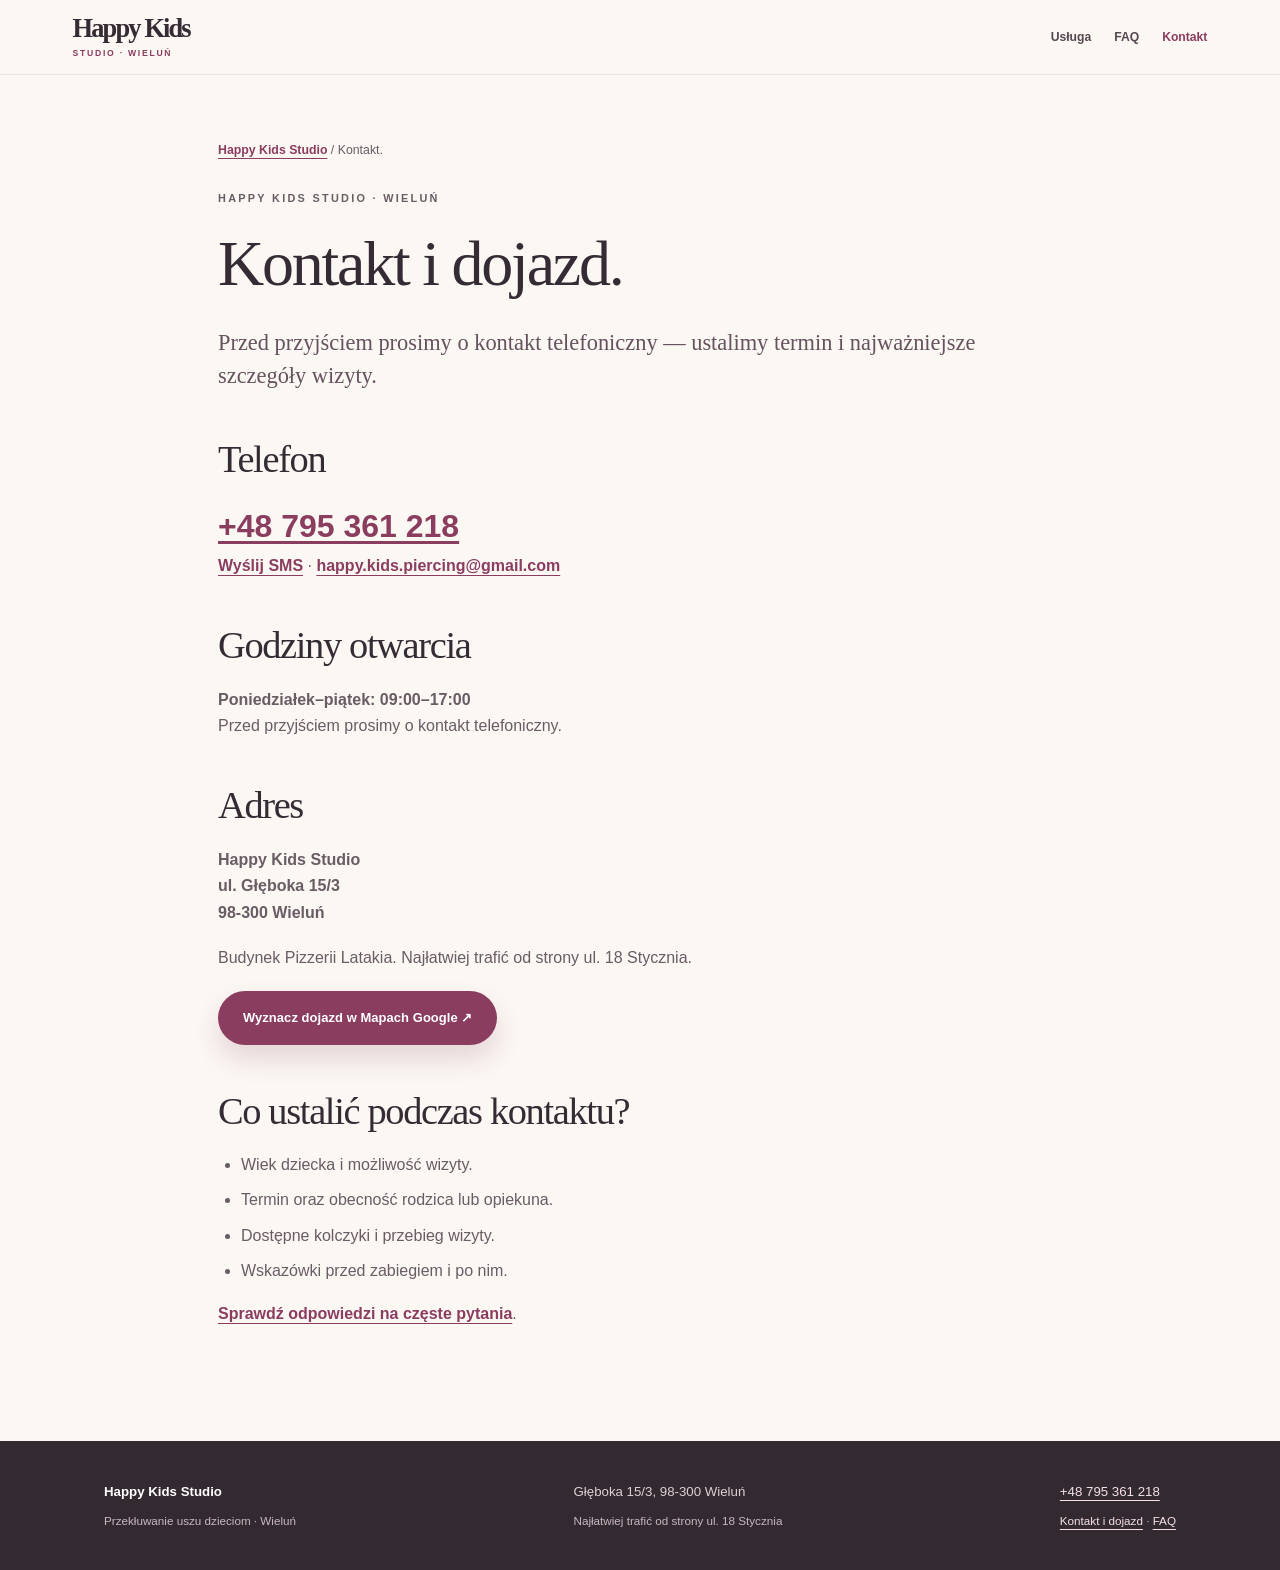
<file: kontakt/index.html>
<!doctype html><html lang="pl"><head><meta charset="utf-8"><meta name="viewport" content="width=device-width,initial-scale=1"><title>Happy Kids Studio Wieluń — kontakt i dojazd</title><meta name="description" content="Happy Kids Studio, Głęboka 15/3, 98-300 Wieluń. Przekłuwanie uszu dzieciom. Tel. +48 795 361 218. Najłatwiejszy dojazd od strony ul. 18 Stycznia."><meta name="robots" content="index,follow"><link rel="canonical" href="https://happy-kids-studio.pl/kontakt/"><link rel="stylesheet" href="/style.css"><meta property="og:type" content="website"><meta property="og:locale" content="pl_PL"><meta property="og:title" content="Happy Kids Studio Wieluń — kontakt i dojazd"><meta property="og:description" content="Happy Kids Studio, Głęboka 15/3, 98-300 Wieluń. Przekłuwanie uszu dzieciom. Tel. +48 795 361 218. Najłatwiejszy dojazd od strony ul. 18 Stycznia."><meta property="og:url" content="https://happy-kids-studio.pl/kontakt/"><meta property="og:image" content="https://happy-kids-studio.pl/assets/happy-kids-logo.png"><script type="application/ld+json">{"@context":"https://schema.org","@graph":[{"@type":"LocalBusiness","@id":"https://happy-kids-studio.pl/#studio","name":"Happy Kids Studio","alternateName":"Happy Kids Studio Wieluń","url":"https://happy-kids-studio.pl/","telephone":"+48795361218","email":"happy.kids.piercing@gmail.com","logo":"https://happy-kids-studio.pl/assets/happy-kids-logo.png","address":{"@type":"PostalAddress","streetAddress":"Głęboka 15/3","postalCode":"98-300","addressLocality":"Wieluń","addressCountry":"PL"},"areaServed":{"@type":"City","name":"Wieluń"},"openingHoursSpecification":[{"@type":"OpeningHoursSpecification","dayOfWeek":["Monday","Tuesday","Wednesday","Thursday","Friday"],"opens":"09:00","closes":"17:00"}],"sameAs":["https://www.instagram.com/happy.kids.piercing/","https://www.facebook.com/Happy.Kids.Piercing/"]},{"@type":"WebSite","@id":"https://happy-kids-studio.pl/#website","url":"https://happy-kids-studio.pl/","name":"Happy Kids Studio — Wieluń","publisher":{"@id":"https://happy-kids-studio.pl/#studio"},"inLanguage":"pl-PL"},{"@type":"WebPage","@id":"https://happy-kids-studio.pl/kontakt/#page","url":"https://happy-kids-studio.pl/kontakt/","name":"Happy Kids Studio Wieluń — kontakt i dojazd","description":"Kontakt, godziny otwarcia i dojazd do Happy Kids Studio w Wieluniu.","inLanguage":"pl-PL","dateModified":"2026-11-03","isPartOf":{"@id":"https://happy-kids-studio.pl/#website"},"publisher":{"@id":"https://happy-kids-studio.pl/#studio"}}]}</script></head><body><a class="skip" href="#main">Przejdź do treści</a><header class="header"><div class="header-inner"><a class="wordmark" href="/" aria-label="Happy Kids Studio — strona główna">Happy Kids<small>STUDIO · WIELUŃ</small></a><nav aria-label="Nawigacja"><a href="/przekluwanie-uszu-dzieciom-wielun/">Usługa</a><a href="/pytania-i-odpowiedzi/">FAQ</a><a href="/kontakt/" aria-current="page">Kontakt</a></nav></div></header><main id="main" class="article"><p class="breadcrumbs"><a href="/">Happy Kids Studio</a> / Kontakt.</p><p class="eyebrow">HAPPY KIDS STUDIO · WIELUŃ</p><h1>Kontakt i dojazd.</h1><p class="lead">Przed przyjściem prosimy o kontakt telefoniczny — ustalimy termin i najważniejsze szczegóły wizyty.</p><div class="contact-block"><h2>Telefon</h2><a class="big-phone" href="tel:+48795361218">+48 795 361 218</a><p><a href="sms:+48795361218">Wyślij SMS</a> · <a href="mailto:happy.kids.piercing@gmail.com">happy.kids.piercing@gmail.com</a></p></div><h2>Godziny otwarcia</h2><p><strong>Poniedziałek–piątek: 09:00–17:00</strong><br>Przed przyjściem prosimy o kontakt telefoniczny.</p><h2>Adres</h2><p><strong>Happy Kids Studio<br>ul. Głęboka 15/3<br>98-300 Wieluń</strong></p><p>Budynek Pizzerii Latakia. Najłatwiej trafić od strony ul. 18 Stycznia.</p><p><a class="button primary" href="https://www.google.com/maps/dir/?api=1&amp;destination=G%C5%82%C4%99boka%2015%2F3%2C%2098-300%20Wielu%C5%84">Wyznacz dojazd w Mapach Google ↗</a></p><h2>Co ustalić podczas kontaktu?</h2><ul><li>Wiek dziecka i możliwość wizyty.</li><li>Termin oraz obecność rodzica lub opiekuna.</li><li>Dostępne kolczyki i przebieg wizyty.</li><li>Wskazówki przed zabiegiem i po nim.</li></ul><p><a href="/pytania-i-odpowiedzi/">Sprawdź odpowiedzi na częste pytania</a>.</p></main><footer class="footer"><div class="footer-inner"><div><strong>Happy Kids Studio</strong><span class="sub">Przekłuwanie uszu dzieciom · Wieluń</span></div><div>Głęboka 15/3, 98-300 Wieluń<span class="sub">Najłatwiej trafić od strony ul. 18 Stycznia</span></div><div><a href="tel:+48795361218">+48 795 361 218</a><span class="sub"><a href="/kontakt/">Kontakt i dojazd</a> · <a href="/pytania-i-odpowiedzi/">FAQ</a></span></div></div></footer><script defer src="/site.js"></script></body></html>
</file>
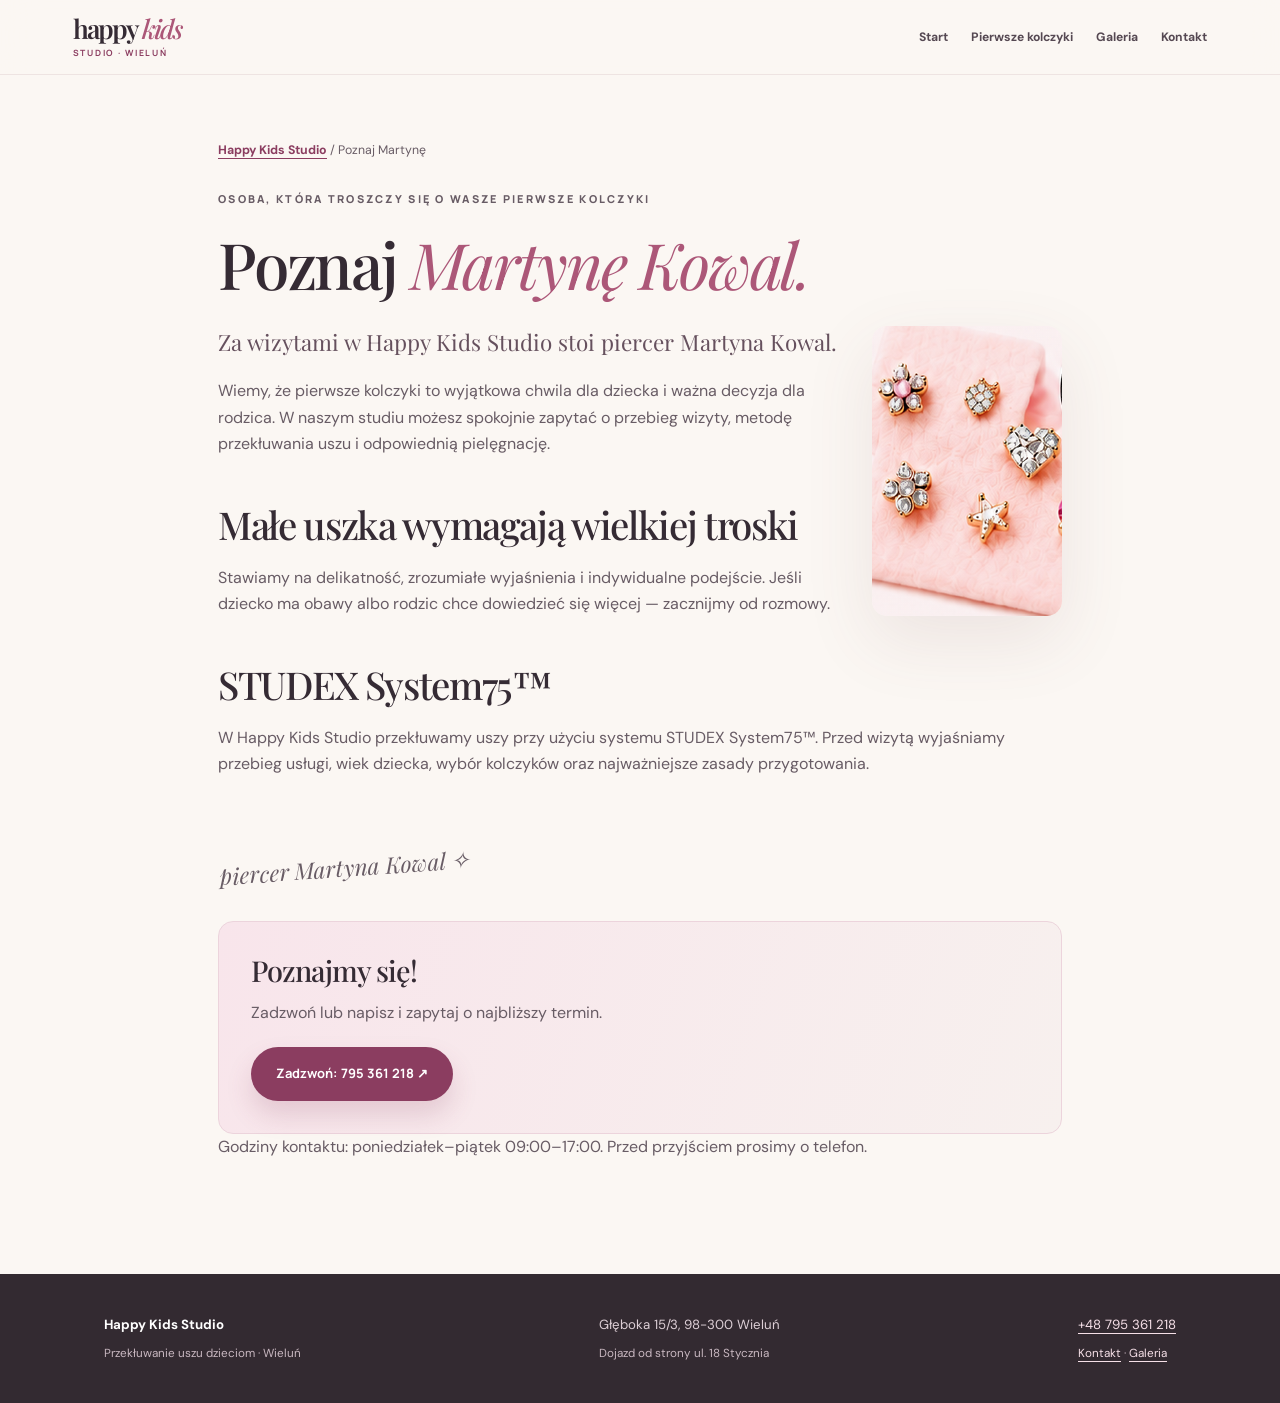
<file: o-martynie/index.html>
<!doctype html>
<html lang="pl">
<head>
  <meta charset="utf-8"><meta name="viewport" content="width=device-width,initial-scale=1">
  <title>Piercer Martyna Kowal | Happy Kids Studio Wieluń</title>
  <meta name="description" content="Poznaj Martynę Kowal, piercerkę Happy Kids Studio w Wieluniu. Troska o najmłodszych, delikatne podejście i metoda STUDEX System75.">
  <link rel="canonical" href="https://happy-kids-studio.pl/o-martynie/">
  <link href="https://fonts.googleapis.com/css2?family=DM+Sans:wght@400;500;600;700&family=Manrope:wght@400;500;600;700;800&family=Playfair+Display:ital,wght@0,400;0,500;1,400;1,500&display=swap" rel="stylesheet">
  <link rel="stylesheet" href="/style.css">
<script type="application/ld+json">{"@context":"https://schema.org","@graph":[{"@type":"LocalBusiness","@id":"https://happy-kids-studio.pl/#studio","name":"Happy Kids Studio","alternateName":"Happy Kids Studio Wieluń","url":"https://happy-kids-studio.pl/","telephone":"+48795361218","email":"happy.kids.piercing@gmail.com","logo":"https://happy-kids-studio.pl/assets/happy-kids-logo.png","address":{"@type":"PostalAddress","streetAddress":"Głęboka 15/3","postalCode":"98-300","addressLocality":"Wieluń","addressCountry":"PL"},"areaServed":{"@type":"City","name":"Wieluń"},"openingHoursSpecification":[{"@type":"OpeningHoursSpecification","dayOfWeek":["Monday","Tuesday","Wednesday","Thursday","Friday"],"opens":"09:00","closes":"17:00"}],"sameAs":["https://www.instagram.com/happy.kids.piercing/","https://www.facebook.com/Happy.Kids.Piercing/"]},{"@type":"WebSite","@id":"https://happy-kids-studio.pl/#website","url":"https://happy-kids-studio.pl/","name":"Happy Kids Studio — Wieluń","publisher":{"@id":"https://happy-kids-studio.pl/#studio"},"inLanguage":"pl-PL"},{"@type":"WebPage","@id":"https://happy-kids-studio.pl/o-martynie/#page","url":"https://happy-kids-studio.pl/o-martynie/","name":"Piercer Martyna Kowal | Happy Kids Studio Wieluń","description":"Poznaj Martynę Kowal z Happy Kids Studio w Wieluniu.","inLanguage":"pl-PL","dateModified":"2026-11-03","isPartOf":{"@id":"https://happy-kids-studio.pl/#website"},"publisher":{"@id":"https://happy-kids-studio.pl/#studio"},"about":{"@type":"Person","name":"Martyna Kowal","jobTitle":"Piercer"}}]}</script></head>
<body>
  <a class="skip" href="#main">Przejdź do treści</a>
  <header class="header"><div class="header-inner"><a class="wordmark" href="/">happy <em>kids</em><small>STUDIO · WIELUŃ</small></a><nav aria-label="Nawigacja"><a href="/">Start</a><a href="/przekluwanie-uszu-dzieciom-wielun/">Pierwsze kolczyki</a><a href="/galeria/">Galeria</a><a href="/kontakt/">Kontakt</a></nav></div></header>
  <main id="main" class="article about-page">
    <p class="breadcrumbs"><a href="/">Happy Kids Studio</a> / Poznaj Martynę</p>
    <p class="eyebrow">OSOBA, KTÓRA TROSZCZY SIĘ O WASZE PIERWSZE KOLCZYKI</p>
    <h1>Poznaj <em>Martynę Kowal.</em></h1>
    <img class="about-image" src="/assets/kolczyki.png" width="190" height="290" alt="Delikatne kolczyki z materiałów Happy Kids Studio">
    <p class="lead">Za wizytami w Happy Kids Studio stoi piercer Martyna Kowal.</p>
    <p>Wiemy, że pierwsze kolczyki to wyjątkowa chwila dla dziecka i ważna decyzja dla rodzica. W naszym studiu możesz spokojnie zapytać o przebieg wizyty, metodę przekłuwania uszu i odpowiednią pielęgnację.</p>
    <h2>Małe uszka wymagają wielkiej troski</h2>
    <p>Stawiamy na delikatność, zrozumiałe wyjaśnienia i indywidualne podejście. Jeśli dziecko ma obawy albo rodzic chce dowiedzieć się więcej — zacznijmy od rozmowy.</p>
    <h2>STUDEX System75™</h2>
    <p>W Happy Kids Studio przekłuwamy uszy przy użyciu systemu STUDEX System75™. Przed wizytą wyjaśniamy przebieg usługi, wiek dziecka, wybór kolczyków oraz najważniejsze zasady przygotowania.</p>
    <p class="signature">piercer Martyna Kowal ✧</p>
    <aside class="article-cta"><h2>Poznajmy się!</h2><p>Zadzwoń lub napisz i zapytaj o najbliższy termin.</p><a class="button primary" href="tel:+48795361218">Zadzwoń: 795 361 218 ↗</a></aside>
  <p>Godziny kontaktu: poniedziałek–piątek 09:00–17:00. Przed przyjściem prosimy o telefon.</p></main>
  <footer class="footer"><div class="footer-inner"><div><strong>Happy Kids Studio</strong><span class="sub">Przekłuwanie uszu dzieciom · Wieluń</span></div><div>Głęboka 15/3, 98-300 Wieluń<span class="sub">Dojazd od strony ul. 18 Stycznia</span></div><div><a href="tel:+48795361218">+48 795 361 218</a><span class="sub"><a href="/kontakt/">Kontakt</a> · <a href="/galeria/">Galeria</a></span></div></div></footer>
<script defer src="/site.js"></script></body>
</html>
</file>
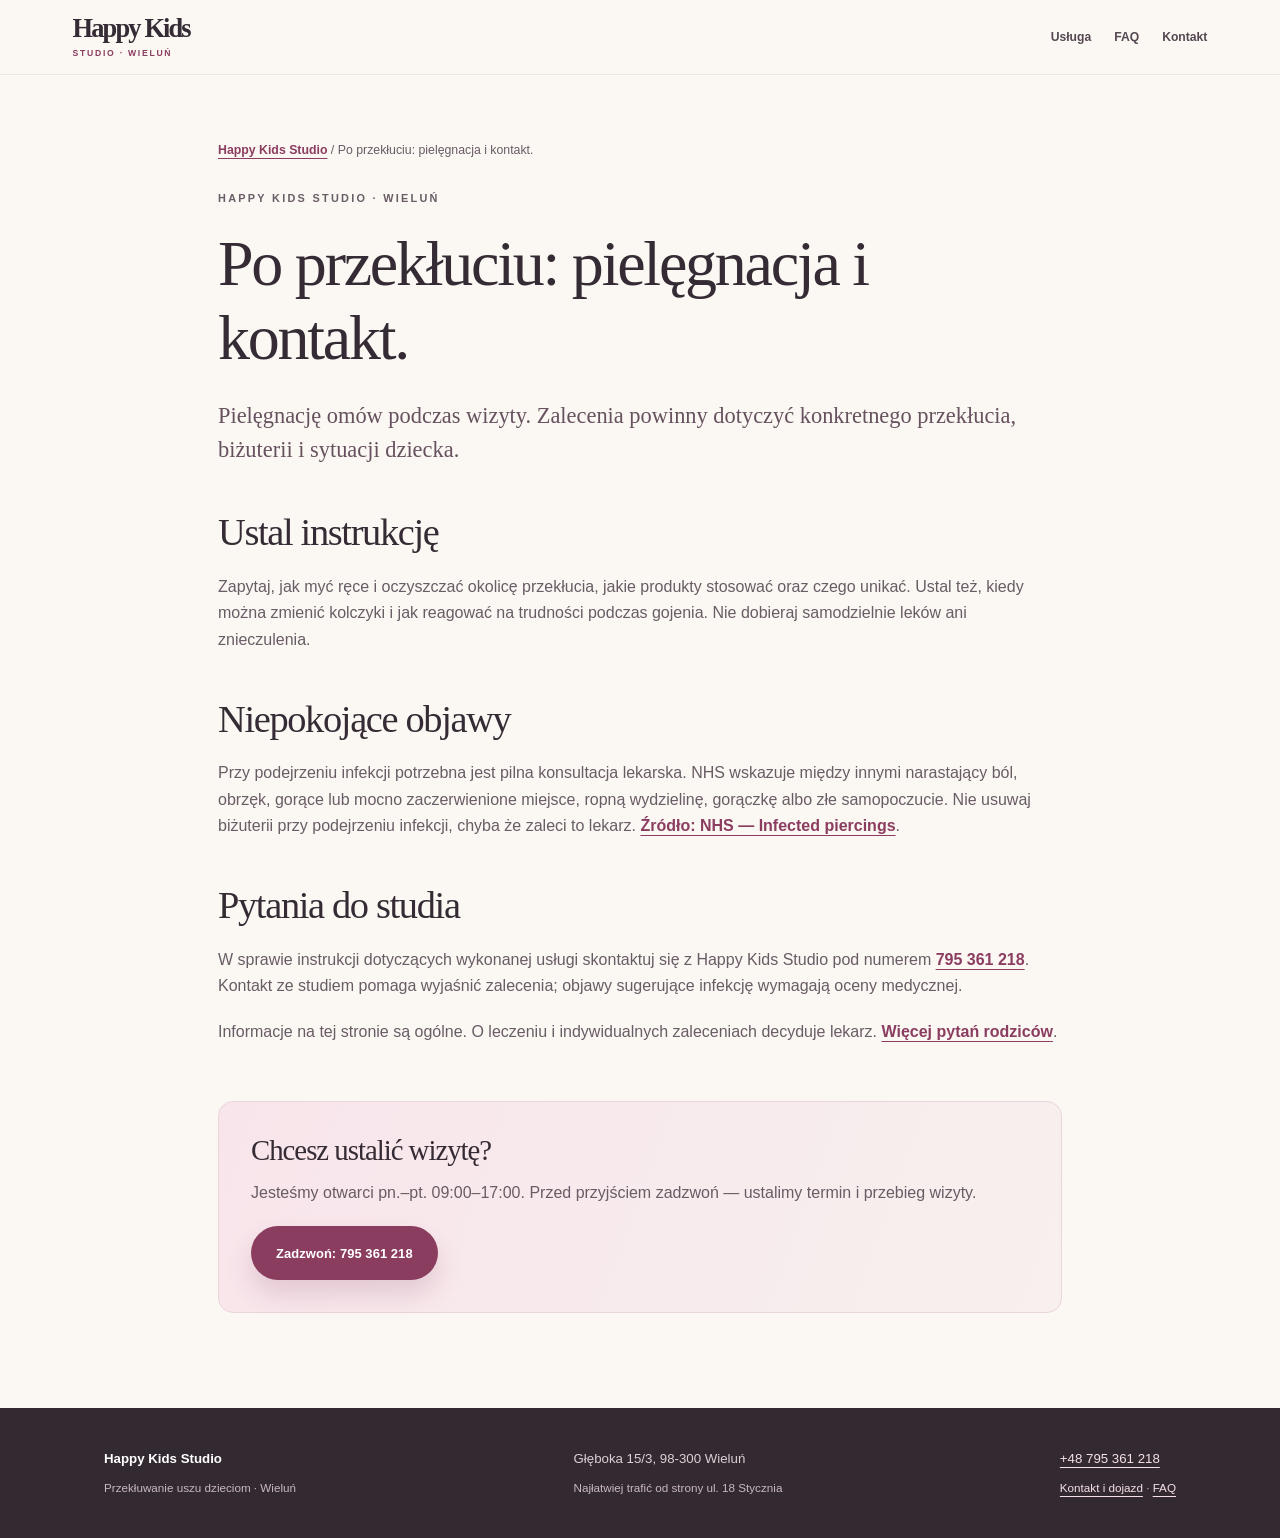
<file: pielegnacja-po-przekluciu-uszu/index.html>
<!doctype html><html lang="pl"><head><meta charset="utf-8"><meta name="viewport" content="width=device-width,initial-scale=1"><title>Pielęgnacja uszu po przekłuciu — informacje | Happy Kids Studio</title><meta name="description" content="Informacje dla rodziców o pielęgnacji uszu po przekłuciu, pytaniach do studia i niepokojących objawach. Happy Kids Studio, Wieluń."><meta name="robots" content="index,follow"><link rel="canonical" href="https://happy-kids-studio.pl/pielegnacja-po-przekluciu-uszu/"><link rel="stylesheet" href="/style.css"><meta property="og:type" content="website"><meta property="og:locale" content="pl_PL"><meta property="og:title" content="Pielęgnacja uszu po przekłuciu — informacje | Happy Kids Studio"><meta property="og:description" content="Informacje dla rodziców o pielęgnacji uszu po przekłuciu, pytaniach do studia i niepokojących objawach. Happy Kids Studio, Wieluń."><meta property="og:url" content="https://happy-kids-studio.pl/pielegnacja-po-przekluciu-uszu/"><meta property="og:image" content="https://happy-kids-studio.pl/assets/happy-kids-logo.png"><script type="application/ld+json">{"@context":"https://schema.org","@graph":[{"@type":"LocalBusiness","@id":"https://happy-kids-studio.pl/#studio","name":"Happy Kids Studio","alternateName":"Happy Kids Studio Wieluń","url":"https://happy-kids-studio.pl/","telephone":"+48795361218","email":"happy.kids.piercing@gmail.com","logo":"https://happy-kids-studio.pl/assets/happy-kids-logo.png","address":{"@type":"PostalAddress","streetAddress":"Głęboka 15/3","postalCode":"98-300","addressLocality":"Wieluń","addressCountry":"PL"},"areaServed":{"@type":"City","name":"Wieluń"},"openingHoursSpecification":[{"@type":"OpeningHoursSpecification","dayOfWeek":["Monday","Tuesday","Wednesday","Thursday","Friday"],"opens":"09:00","closes":"17:00"}],"sameAs":["https://www.instagram.com/happy.kids.piercing/","https://www.facebook.com/Happy.Kids.Piercing/"]},{"@type":"WebSite","@id":"https://happy-kids-studio.pl/#website","url":"https://happy-kids-studio.pl/","name":"Happy Kids Studio — Wieluń","publisher":{"@id":"https://happy-kids-studio.pl/#studio"},"inLanguage":"pl-PL"},{"@type":"WebPage","@id":"https://happy-kids-studio.pl/pielegnacja-po-przekluciu-uszu/#page","url":"https://happy-kids-studio.pl/pielegnacja-po-przekluciu-uszu/","name":"Pielęgnacja uszu po przekłuciu — informacje | Happy Kids Studio","description":"Informacje dla rodziców o pielęgnacji uszu po przekłuciu, pytaniach do studia i niepokojących objawach. Happy Kids Studio, Wieluń.","inLanguage":"pl-PL","dateModified":"2026-11-03","isPartOf":{"@id":"https://happy-kids-studio.pl/#website"},"publisher":{"@id":"https://happy-kids-studio.pl/#studio"}}]}</script></head><body><a class="skip" href="#main">Przejdź do treści</a><header class="header"><div class="header-inner"><a class="wordmark" href="/" aria-label="Happy Kids Studio — strona główna">Happy Kids<small>STUDIO · WIELUŃ</small></a><nav aria-label="Nawigacja"><a href="/przekluwanie-uszu-dzieciom-wielun/">Usługa</a><a href="/pytania-i-odpowiedzi/">FAQ</a><a href="/kontakt/">Kontakt</a></nav></div></header><main id="main" class="article"><p class="breadcrumbs"><a href="/">Happy Kids Studio</a> / Po przekłuciu: pielęgnacja i kontakt.</p><p class="eyebrow">HAPPY KIDS STUDIO · WIELUŃ</p><h1>Po przekłuciu: pielęgnacja i kontakt.</h1>
<p class="lead">Pielęgnację omów podczas wizyty. Zalecenia powinny dotyczyć konkretnego przekłucia, biżuterii i sytuacji dziecka.</p><h2>Ustal instrukcję</h2><p>Zapytaj, jak myć ręce i oczyszczać okolicę przekłucia, jakie produkty stosować oraz czego unikać. Ustal też, kiedy można zmienić kolczyki i jak reagować na trudności podczas gojenia. Nie dobieraj samodzielnie leków ani znieczulenia.</p><h2>Niepokojące objawy</h2><p>Przy podejrzeniu infekcji potrzebna jest pilna konsultacja lekarska. NHS wskazuje między innymi narastający ból, obrzęk, gorące lub mocno zaczerwienione miejsce, ropną wydzielinę, gorączkę albo złe samopoczucie. Nie usuwaj biżuterii przy podejrzeniu infekcji, chyba że zaleci to lekarz. <a href="https://www.nhs.uk/conditions/infected-piercings/">Źródło: NHS — Infected piercings</a>.</p><h2>Pytania do studia</h2><p>W sprawie instrukcji dotyczących wykonanej usługi skontaktuj się z Happy Kids Studio pod numerem <a href="tel:+48795361218">795 361 218</a>. Kontakt ze studiem pomaga wyjaśnić zalecenia; objawy sugerujące infekcję wymagają oceny medycznej.</p><p>Informacje na tej stronie są ogólne. O leczeniu i indywidualnych zaleceniach decyduje lekarz. <a href="/pytania-i-odpowiedzi/">Więcej pytań rodziców</a>.</p>
<aside class="article-cta"><h2>Chcesz ustalić wizytę?</h2><p>Jesteśmy otwarci pn.–pt. 09:00–17:00. Przed przyjściem zadzwoń — ustalimy termin i przebieg wizyty.</p><a class="button primary" href="tel:+48795361218">Zadzwoń: 795 361 218</a></aside></main><footer class="footer"><div class="footer-inner"><div><strong>Happy Kids Studio</strong><span class="sub">Przekłuwanie uszu dzieciom · Wieluń</span></div><div>Głęboka 15/3, 98-300 Wieluń<span class="sub">Najłatwiej trafić od strony ul. 18 Stycznia</span></div><div><a href="tel:+48795361218">+48 795 361 218</a><span class="sub"><a href="/kontakt/">Kontakt i dojazd</a> · <a href="/pytania-i-odpowiedzi/">FAQ</a></span></div></div></footer><script defer src="/site.js"></script></body></html>
</file>
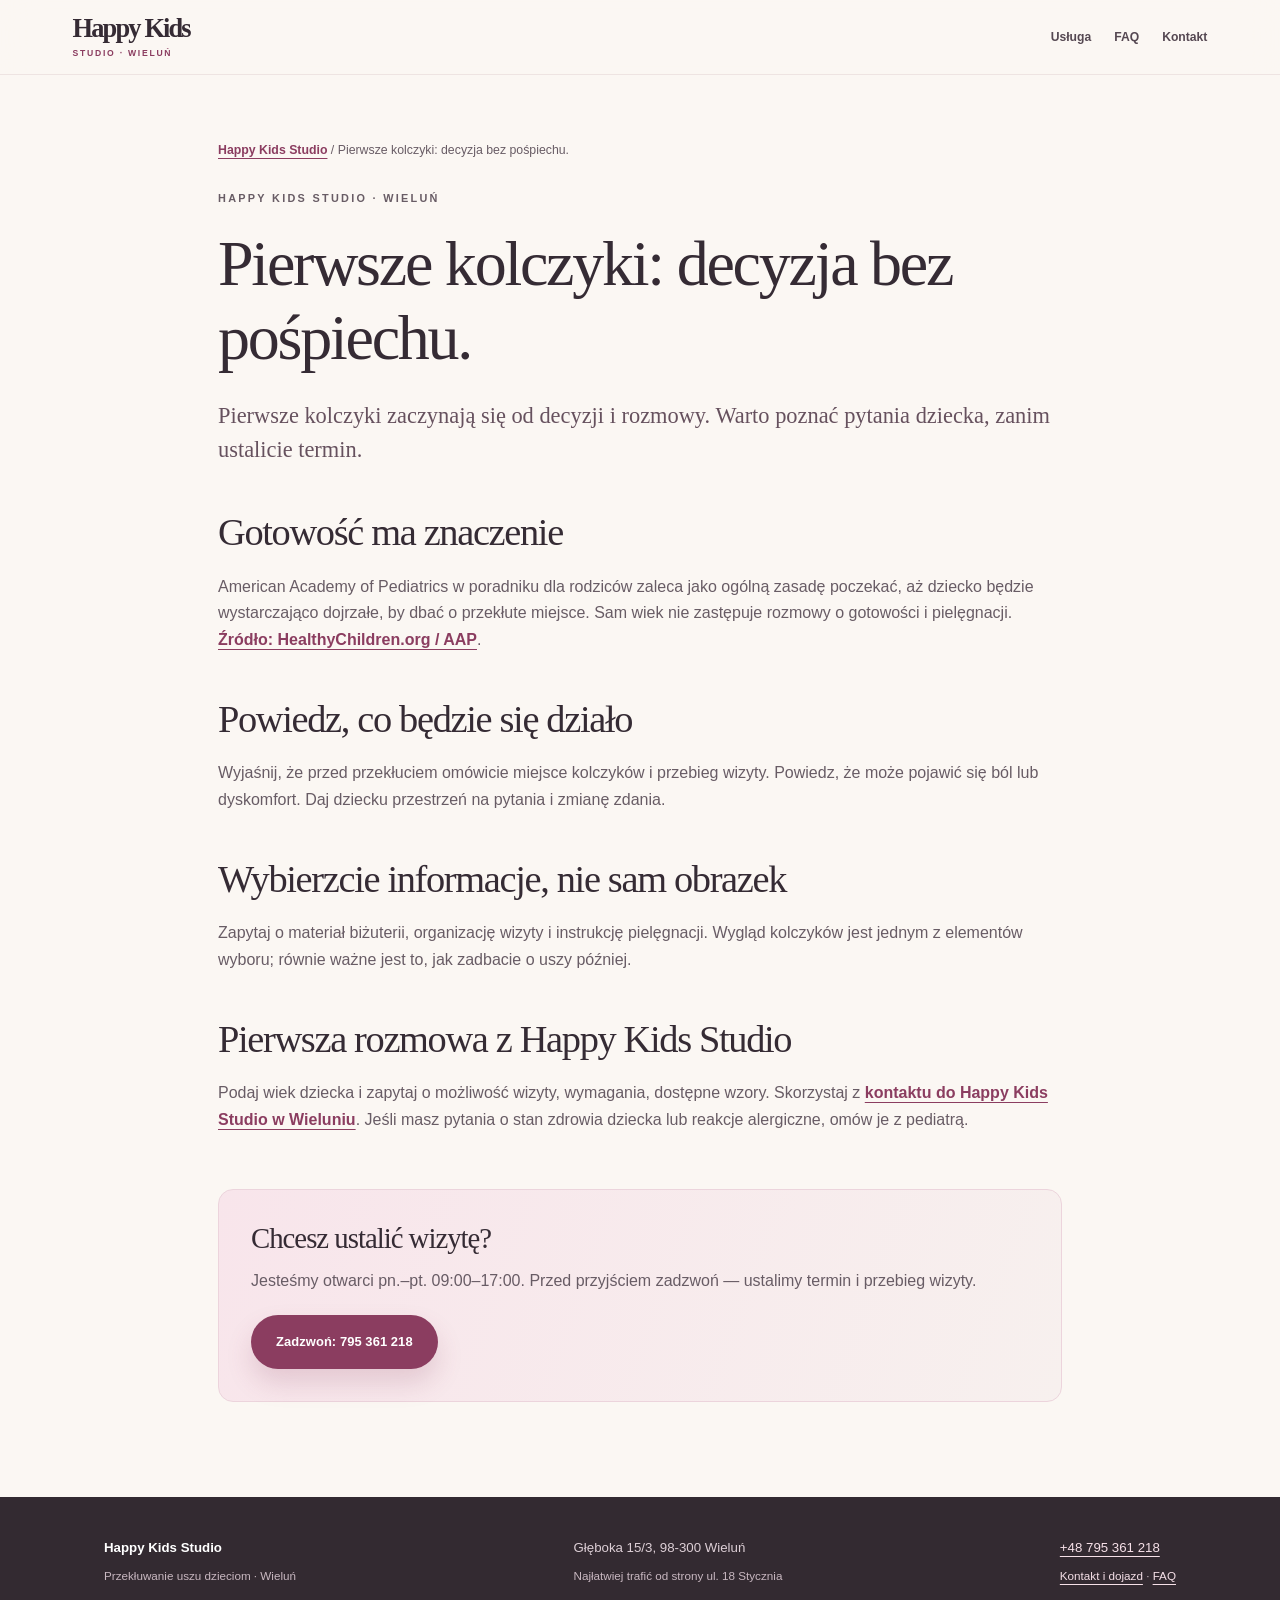
<file: pierwsze-kolczyki-dla-dziecka/index.html>
<!doctype html><html lang="pl"><head><meta charset="utf-8"><meta name="viewport" content="width=device-width,initial-scale=1"><title>Pierwsze kolczyki dla dziecka — Wieluń | Happy Kids Studio</title><meta name="description" content="Pierwsze kolczyki dla dziecka w Wieluniu. Jak omówić decyzję, gotowość dziecka i wybór studia? Informacje Happy Kids Studio dla rodziców."><meta name="robots" content="index,follow"><link rel="canonical" href="https://happy-kids-studio.pl/pierwsze-kolczyki-dla-dziecka/"><link rel="stylesheet" href="/style.css"><meta property="og:type" content="website"><meta property="og:locale" content="pl_PL"><meta property="og:title" content="Pierwsze kolczyki dla dziecka — Wieluń | Happy Kids Studio"><meta property="og:description" content="Pierwsze kolczyki dla dziecka w Wieluniu. Jak omówić decyzję, gotowość dziecka i wybór studia? Informacje Happy Kids Studio dla rodziców."><meta property="og:url" content="https://happy-kids-studio.pl/pierwsze-kolczyki-dla-dziecka/"><meta property="og:image" content="https://happy-kids-studio.pl/assets/happy-kids-logo.png"><script type="application/ld+json">{"@context":"https://schema.org","@graph":[{"@type":"LocalBusiness","@id":"https://happy-kids-studio.pl/#studio","name":"Happy Kids Studio","alternateName":"Happy Kids Studio Wieluń","url":"https://happy-kids-studio.pl/","telephone":"+48795361218","email":"happy.kids.piercing@gmail.com","logo":"https://happy-kids-studio.pl/assets/happy-kids-logo.png","address":{"@type":"PostalAddress","streetAddress":"Głęboka 15/3","postalCode":"98-300","addressLocality":"Wieluń","addressCountry":"PL"},"areaServed":{"@type":"City","name":"Wieluń"},"openingHoursSpecification":[{"@type":"OpeningHoursSpecification","dayOfWeek":["Monday","Tuesday","Wednesday","Thursday","Friday"],"opens":"09:00","closes":"17:00"}],"sameAs":["https://www.instagram.com/happy.kids.piercing/","https://www.facebook.com/Happy.Kids.Piercing/"]},{"@type":"WebSite","@id":"https://happy-kids-studio.pl/#website","url":"https://happy-kids-studio.pl/","name":"Happy Kids Studio — Wieluń","publisher":{"@id":"https://happy-kids-studio.pl/#studio"},"inLanguage":"pl-PL"},{"@type":"WebPage","@id":"https://happy-kids-studio.pl/pierwsze-kolczyki-dla-dziecka/#page","url":"https://happy-kids-studio.pl/pierwsze-kolczyki-dla-dziecka/","name":"Pierwsze kolczyki dla dziecka — Wieluń | Happy Kids Studio","description":"Pierwsze kolczyki dla dziecka w Wieluniu. Jak omówić decyzję, gotowość dziecka i wybór studia? Informacje Happy Kids Studio dla rodziców.","inLanguage":"pl-PL","dateModified":"2026-11-03","isPartOf":{"@id":"https://happy-kids-studio.pl/#website"},"publisher":{"@id":"https://happy-kids-studio.pl/#studio"}}]}</script></head><body><a class="skip" href="#main">Przejdź do treści</a><header class="header"><div class="header-inner"><a class="wordmark" href="/" aria-label="Happy Kids Studio — strona główna">Happy Kids<small>STUDIO · WIELUŃ</small></a><nav aria-label="Nawigacja"><a href="/przekluwanie-uszu-dzieciom-wielun/">Usługa</a><a href="/pytania-i-odpowiedzi/">FAQ</a><a href="/kontakt/">Kontakt</a></nav></div></header><main id="main" class="article"><p class="breadcrumbs"><a href="/">Happy Kids Studio</a> / Pierwsze kolczyki: decyzja bez pośpiechu.</p><p class="eyebrow">HAPPY KIDS STUDIO · WIELUŃ</p><h1>Pierwsze kolczyki: decyzja bez pośpiechu.</h1>
<p class="lead">Pierwsze kolczyki zaczynają się od decyzji i rozmowy. Warto poznać pytania dziecka, zanim ustalicie termin.</p><h2>Gotowość ma znaczenie</h2><p>American Academy of Pediatrics w poradniku dla rodziców zaleca jako ogólną zasadę poczekać, aż dziecko będzie wystarczająco dojrzałe, by dbać o przekłute miejsce. Sam wiek nie zastępuje rozmowy o gotowości i pielęgnacji. <a href="https://www.healthychildren.org/English/health-issues/conditions/ear-nose-throat/pages/Avoiding-Infection-After-Ear-Piercing.aspx">Źródło: HealthyChildren.org / AAP</a>.</p><h2>Powiedz, co będzie się działo</h2><p>Wyjaśnij, że przed przekłuciem omówicie miejsce kolczyków i przebieg wizyty. Powiedz, że może pojawić się ból lub dyskomfort. Daj dziecku przestrzeń na pytania i zmianę zdania.</p><h2>Wybierzcie informacje, nie sam obrazek</h2><p>Zapytaj o materiał biżuterii, organizację wizyty i instrukcję pielęgnacji. Wygląd kolczyków jest jednym z elementów wyboru; równie ważne jest to, jak zadbacie o uszy później.</p><h2>Pierwsza rozmowa z Happy Kids Studio</h2><p>Podaj wiek dziecka i zapytaj o możliwość wizyty, wymagania, dostępne wzory. Skorzystaj z <a href="/kontakt/">kontaktu do Happy Kids Studio w Wieluniu</a>. Jeśli masz pytania o stan zdrowia dziecka lub reakcje alergiczne, omów je z pediatrą.</p>
<aside class="article-cta"><h2>Chcesz ustalić wizytę?</h2><p>Jesteśmy otwarci pn.–pt. 09:00–17:00. Przed przyjściem zadzwoń — ustalimy termin i przebieg wizyty.</p><a class="button primary" href="tel:+48795361218">Zadzwoń: 795 361 218</a></aside></main><footer class="footer"><div class="footer-inner"><div><strong>Happy Kids Studio</strong><span class="sub">Przekłuwanie uszu dzieciom · Wieluń</span></div><div>Głęboka 15/3, 98-300 Wieluń<span class="sub">Najłatwiej trafić od strony ul. 18 Stycznia</span></div><div><a href="tel:+48795361218">+48 795 361 218</a><span class="sub"><a href="/kontakt/">Kontakt i dojazd</a> · <a href="/pytania-i-odpowiedzi/">FAQ</a></span></div></div></footer><script defer src="/site.js"></script></body></html>
</file>
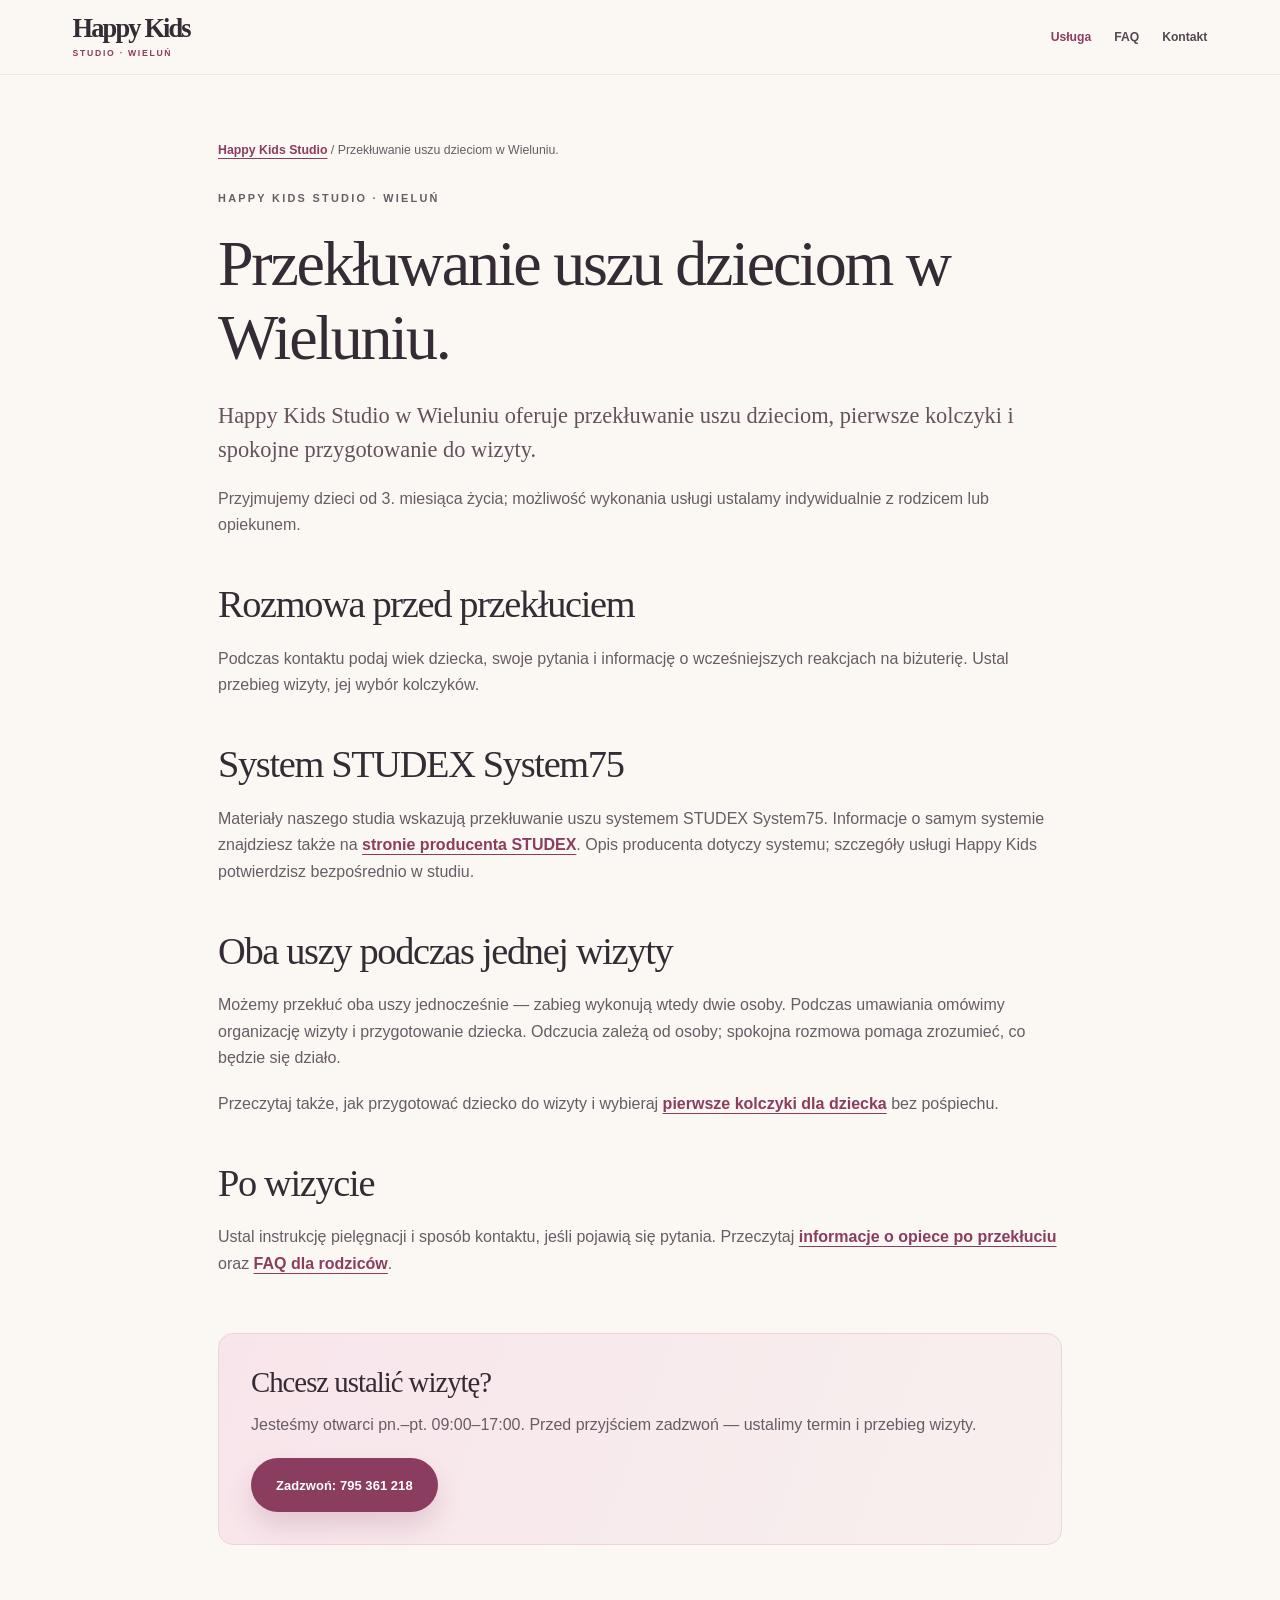
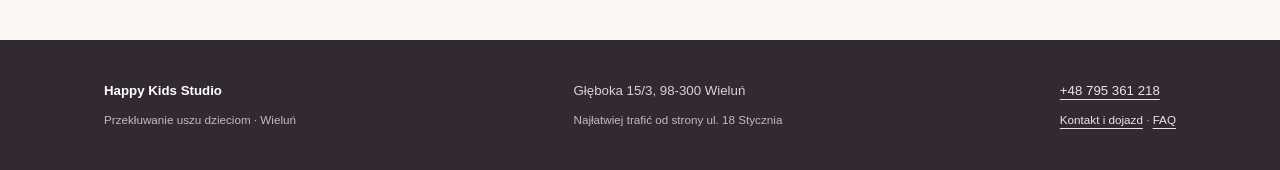
<file: przekluwanie-uszu-dzieciom-wielun/index.html>
<!doctype html><html lang="pl"><head><meta charset="utf-8"><meta name="viewport" content="width=device-width,initial-scale=1"><title>Przekłuwanie uszu dzieciom Wieluń | Happy Kids Studio</title><meta name="description" content="Przekłuwanie uszu dzieciom w Happy Kids Studio, Wieluń. STUDEX System75, rozmowa przed wizytą, wybór kolczyków i kontakt: 795 361 218."><meta name="robots" content="index,follow"><link rel="canonical" href="https://happy-kids-studio.pl/przekluwanie-uszu-dzieciom-wielun/"><link rel="stylesheet" href="/style.css"><meta property="og:type" content="website"><meta property="og:locale" content="pl_PL"><meta property="og:title" content="Przekłuwanie uszu dzieciom Wieluń | Happy Kids Studio"><meta property="og:description" content="Przekłuwanie uszu dzieciom w Happy Kids Studio, Wieluń. STUDEX System75, rozmowa przed wizytą, wybór kolczyków i kontakt: 795 361 218."><meta property="og:url" content="https://happy-kids-studio.pl/przekluwanie-uszu-dzieciom-wielun/"><meta property="og:image" content="https://happy-kids-studio.pl/assets/happy-kids-logo.png"><script type="application/ld+json">{"@context":"https://schema.org","@graph":[{"@type":"LocalBusiness","@id":"https://happy-kids-studio.pl/#studio","name":"Happy Kids Studio","alternateName":"Happy Kids Studio Wieluń","url":"https://happy-kids-studio.pl/","telephone":"+48795361218","email":"happy.kids.piercing@gmail.com","logo":"https://happy-kids-studio.pl/assets/happy-kids-logo.png","address":{"@type":"PostalAddress","streetAddress":"Głęboka 15/3","postalCode":"98-300","addressLocality":"Wieluń","addressCountry":"PL"},"areaServed":{"@type":"City","name":"Wieluń"},"openingHoursSpecification":[{"@type":"OpeningHoursSpecification","dayOfWeek":["Monday","Tuesday","Wednesday","Thursday","Friday"],"opens":"09:00","closes":"17:00"}],"sameAs":["https://www.instagram.com/happy.kids.piercing/","https://www.facebook.com/Happy.Kids.Piercing/"]},{"@type":"WebSite","@id":"https://happy-kids-studio.pl/#website","url":"https://happy-kids-studio.pl/","name":"Happy Kids Studio — Wieluń","publisher":{"@id":"https://happy-kids-studio.pl/#studio"},"inLanguage":"pl-PL"},{"@type":"WebPage","@id":"https://happy-kids-studio.pl/przekluwanie-uszu-dzieciom-wielun/#page","url":"https://happy-kids-studio.pl/przekluwanie-uszu-dzieciom-wielun/","name":"Przekłuwanie uszu dzieciom Wieluń | Happy Kids Studio","description":"Przekłuwanie uszu dzieciom w Happy Kids Studio, Wieluń. STUDEX System75, rozmowa przed wizytą, wybór kolczyków i kontakt: 795 361 218.","inLanguage":"pl-PL","dateModified":"2026-11-03","isPartOf":{"@id":"https://happy-kids-studio.pl/#website"},"publisher":{"@id":"https://happy-kids-studio.pl/#studio"}}]}</script></head><body><a class="skip" href="#main">Przejdź do treści</a><header class="header"><div class="header-inner"><a class="wordmark" href="/" aria-label="Happy Kids Studio — strona główna">Happy Kids<small>STUDIO · WIELUŃ</small></a><nav aria-label="Nawigacja"><a href="/przekluwanie-uszu-dzieciom-wielun/" aria-current="page">Usługa</a><a href="/pytania-i-odpowiedzi/">FAQ</a><a href="/kontakt/">Kontakt</a></nav></div></header><main id="main" class="article"><p class="breadcrumbs"><a href="/">Happy Kids Studio</a> / Przekłuwanie uszu dzieciom w Wieluniu.</p><p class="eyebrow">HAPPY KIDS STUDIO · WIELUŃ</p><h1>Przekłuwanie uszu dzieciom w Wieluniu.</h1>
<p class="lead">Happy Kids Studio w Wieluniu oferuje przekłuwanie uszu dzieciom, pierwsze kolczyki i spokojne przygotowanie do wizyty.</p><p>Przyjmujemy dzieci od 3. miesiąca życia; możliwość wykonania usługi ustalamy indywidualnie z rodzicem lub opiekunem.</p><h2>Rozmowa przed przekłuciem</h2><p>Podczas kontaktu podaj wiek dziecka, swoje pytania i informację o wcześniejszych reakcjach na biżuterię. Ustal przebieg wizyty, jej wybór kolczyków.</p><h2>System STUDEX System75</h2><p>Materiały naszego studia wskazują przekłuwanie uszu systemem STUDEX System75. Informacje o samym systemie znajdziesz także na <a href="https://www.studex.pl/przekluwanie-uszu/przekluwanie-uszu-dzieci/">stronie producenta STUDEX</a>. Opis producenta dotyczy systemu; szczegóły usługi Happy Kids potwierdzisz bezpośrednio w studiu.</p><h2>Oba uszy podczas jednej wizyty</h2><p>Możemy przekłuć oba uszy jednocześnie — zabieg wykonują wtedy dwie osoby. Podczas umawiania omówimy organizację wizyty i przygotowanie dziecka. Odczucia zależą od osoby; spokojna rozmowa pomaga zrozumieć, co będzie się działo.</p><p>Przeczytaj także, jak przygotować dziecko do wizyty i wybieraj <a href="/pierwsze-kolczyki-dla-dziecka/">pierwsze kolczyki dla dziecka</a> bez pośpiechu.</p><h2>Po wizycie</h2><p>Ustal instrukcję pielęgnacji i sposób kontaktu, jeśli pojawią się pytania. Przeczytaj <a href="/pielegnacja-po-przekluciu-uszu/">informacje o opiece po przekłuciu</a> oraz <a href="/pytania-i-odpowiedzi/">FAQ dla rodziców</a>.</p>
<aside class="article-cta"><h2>Chcesz ustalić wizytę?</h2><p>Jesteśmy otwarci pn.–pt. 09:00–17:00. Przed przyjściem zadzwoń — ustalimy termin i przebieg wizyty.</p><a class="button primary" href="tel:+48795361218">Zadzwoń: 795 361 218</a></aside></main><footer class="footer"><div class="footer-inner"><div><strong>Happy Kids Studio</strong><span class="sub">Przekłuwanie uszu dzieciom · Wieluń</span></div><div>Głęboka 15/3, 98-300 Wieluń<span class="sub">Najłatwiej trafić od strony ul. 18 Stycznia</span></div><div><a href="tel:+48795361218">+48 795 361 218</a><span class="sub"><a href="/kontakt/">Kontakt i dojazd</a> · <a href="/pytania-i-odpowiedzi/">FAQ</a></span></div></div></footer><script defer src="/site.js"></script></body></html>
</file>
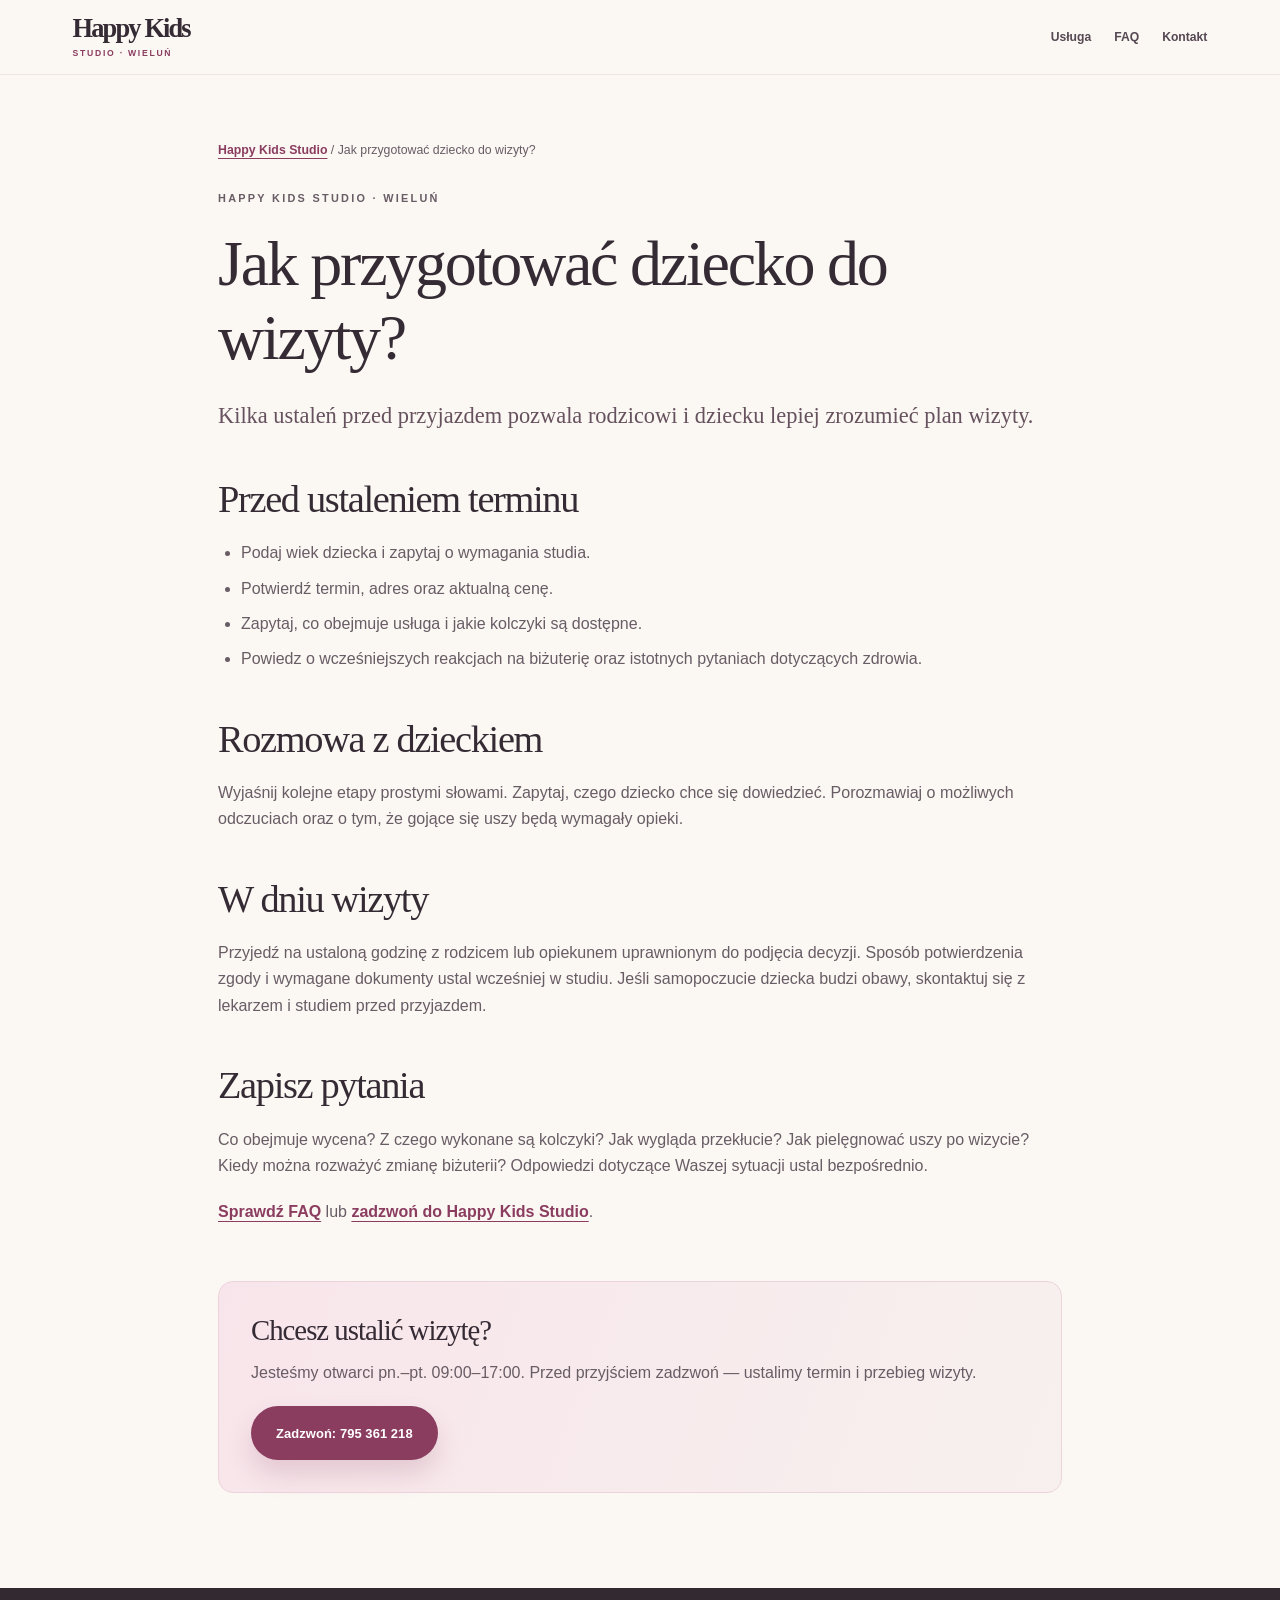
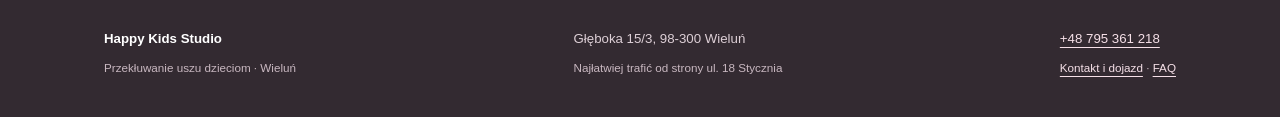
<file: przygotowanie-do-przekluwania-uszu/index.html>
<!doctype html><html lang="pl"><head><meta charset="utf-8"><meta name="viewport" content="width=device-width,initial-scale=1"><title>Przygotowanie dziecka do przekłuwania uszu | Happy Kids Wieluń</title><meta name="description" content="Przygotowanie do przekłuwania uszu dziecku w Wieluniu: rozmowa, pytania do studia, wybór kolczyków i ustalenie wizyty w Happy Kids Studio."><meta name="robots" content="index,follow"><link rel="canonical" href="https://happy-kids-studio.pl/przygotowanie-do-przekluwania-uszu/"><link rel="stylesheet" href="/style.css"><meta property="og:type" content="website"><meta property="og:locale" content="pl_PL"><meta property="og:title" content="Przygotowanie dziecka do przekłuwania uszu | Happy Kids Wieluń"><meta property="og:description" content="Przygotowanie do przekłuwania uszu dziecku w Wieluniu: rozmowa, pytania do studia, wybór kolczyków i ustalenie wizyty w Happy Kids Studio."><meta property="og:url" content="https://happy-kids-studio.pl/przygotowanie-do-przekluwania-uszu/"><meta property="og:image" content="https://happy-kids-studio.pl/assets/happy-kids-logo.png"><script type="application/ld+json">{"@context":"https://schema.org","@graph":[{"@type":"LocalBusiness","@id":"https://happy-kids-studio.pl/#studio","name":"Happy Kids Studio","alternateName":"Happy Kids Studio Wieluń","url":"https://happy-kids-studio.pl/","telephone":"+48795361218","email":"happy.kids.piercing@gmail.com","logo":"https://happy-kids-studio.pl/assets/happy-kids-logo.png","address":{"@type":"PostalAddress","streetAddress":"Głęboka 15/3","postalCode":"98-300","addressLocality":"Wieluń","addressCountry":"PL"},"areaServed":{"@type":"City","name":"Wieluń"},"openingHoursSpecification":[{"@type":"OpeningHoursSpecification","dayOfWeek":["Monday","Tuesday","Wednesday","Thursday","Friday"],"opens":"09:00","closes":"17:00"}],"sameAs":["https://www.instagram.com/happy.kids.piercing/","https://www.facebook.com/Happy.Kids.Piercing/"]},{"@type":"WebSite","@id":"https://happy-kids-studio.pl/#website","url":"https://happy-kids-studio.pl/","name":"Happy Kids Studio — Wieluń","publisher":{"@id":"https://happy-kids-studio.pl/#studio"},"inLanguage":"pl-PL"},{"@type":"WebPage","@id":"https://happy-kids-studio.pl/przygotowanie-do-przekluwania-uszu/#page","url":"https://happy-kids-studio.pl/przygotowanie-do-przekluwania-uszu/","name":"Przygotowanie dziecka do przekłuwania uszu | Happy Kids Wieluń","description":"Przygotowanie do przekłuwania uszu dziecku w Wieluniu: rozmowa, pytania do studia, wybór kolczyków i ustalenie wizyty w Happy Kids Studio.","inLanguage":"pl-PL","dateModified":"2026-11-03","isPartOf":{"@id":"https://happy-kids-studio.pl/#website"},"publisher":{"@id":"https://happy-kids-studio.pl/#studio"}}]}</script></head><body><a class="skip" href="#main">Przejdź do treści</a><header class="header"><div class="header-inner"><a class="wordmark" href="/" aria-label="Happy Kids Studio — strona główna">Happy Kids<small>STUDIO · WIELUŃ</small></a><nav aria-label="Nawigacja"><a href="/przekluwanie-uszu-dzieciom-wielun/">Usługa</a><a href="/pytania-i-odpowiedzi/">FAQ</a><a href="/kontakt/">Kontakt</a></nav></div></header><main id="main" class="article"><p class="breadcrumbs"><a href="/">Happy Kids Studio</a> / Jak przygotować dziecko do wizyty?</p><p class="eyebrow">HAPPY KIDS STUDIO · WIELUŃ</p><h1>Jak przygotować dziecko do wizyty?</h1>
<p class="lead">Kilka ustaleń przed przyjazdem pozwala rodzicowi i dziecku lepiej zrozumieć plan wizyty.</p><h2>Przed ustaleniem terminu</h2><ul><li>Podaj wiek dziecka i zapytaj o wymagania studia.</li><li>Potwierdź termin, adres oraz aktualną cenę.</li><li>Zapytaj, co obejmuje usługa i jakie kolczyki są dostępne.</li><li>Powiedz o wcześniejszych reakcjach na biżuterię oraz istotnych pytaniach dotyczących zdrowia.</li></ul><h2>Rozmowa z dzieckiem</h2><p>Wyjaśnij kolejne etapy prostymi słowami. Zapytaj, czego dziecko chce się dowiedzieć. Porozmawiaj o możliwych odczuciach oraz o tym, że gojące się uszy będą wymagały opieki.</p><h2>W dniu wizyty</h2><p>Przyjedź na ustaloną godzinę z rodzicem lub opiekunem uprawnionym do podjęcia decyzji. Sposób potwierdzenia zgody i wymagane dokumenty ustal wcześniej w studiu. Jeśli samopoczucie dziecka budzi obawy, skontaktuj się z lekarzem i studiem przed przyjazdem.</p><h2>Zapisz pytania</h2><p>Co obejmuje wycena? Z czego wykonane są kolczyki? Jak wygląda przekłucie? Jak pielęgnować uszy po wizycie? Kiedy można rozważyć zmianę biżuterii? Odpowiedzi dotyczące Waszej sytuacji ustal bezpośrednio.</p><p><a href="/pytania-i-odpowiedzi/">Sprawdź FAQ</a> lub <a href="/kontakt/">zadzwoń do Happy Kids Studio</a>.</p>
<aside class="article-cta"><h2>Chcesz ustalić wizytę?</h2><p>Jesteśmy otwarci pn.–pt. 09:00–17:00. Przed przyjściem zadzwoń — ustalimy termin i przebieg wizyty.</p><a class="button primary" href="tel:+48795361218">Zadzwoń: 795 361 218</a></aside></main><footer class="footer"><div class="footer-inner"><div><strong>Happy Kids Studio</strong><span class="sub">Przekłuwanie uszu dzieciom · Wieluń</span></div><div>Głęboka 15/3, 98-300 Wieluń<span class="sub">Najłatwiej trafić od strony ul. 18 Stycznia</span></div><div><a href="tel:+48795361218">+48 795 361 218</a><span class="sub"><a href="/kontakt/">Kontakt i dojazd</a> · <a href="/pytania-i-odpowiedzi/">FAQ</a></span></div></div></footer><script defer src="/site.js"></script></body></html>
</file>
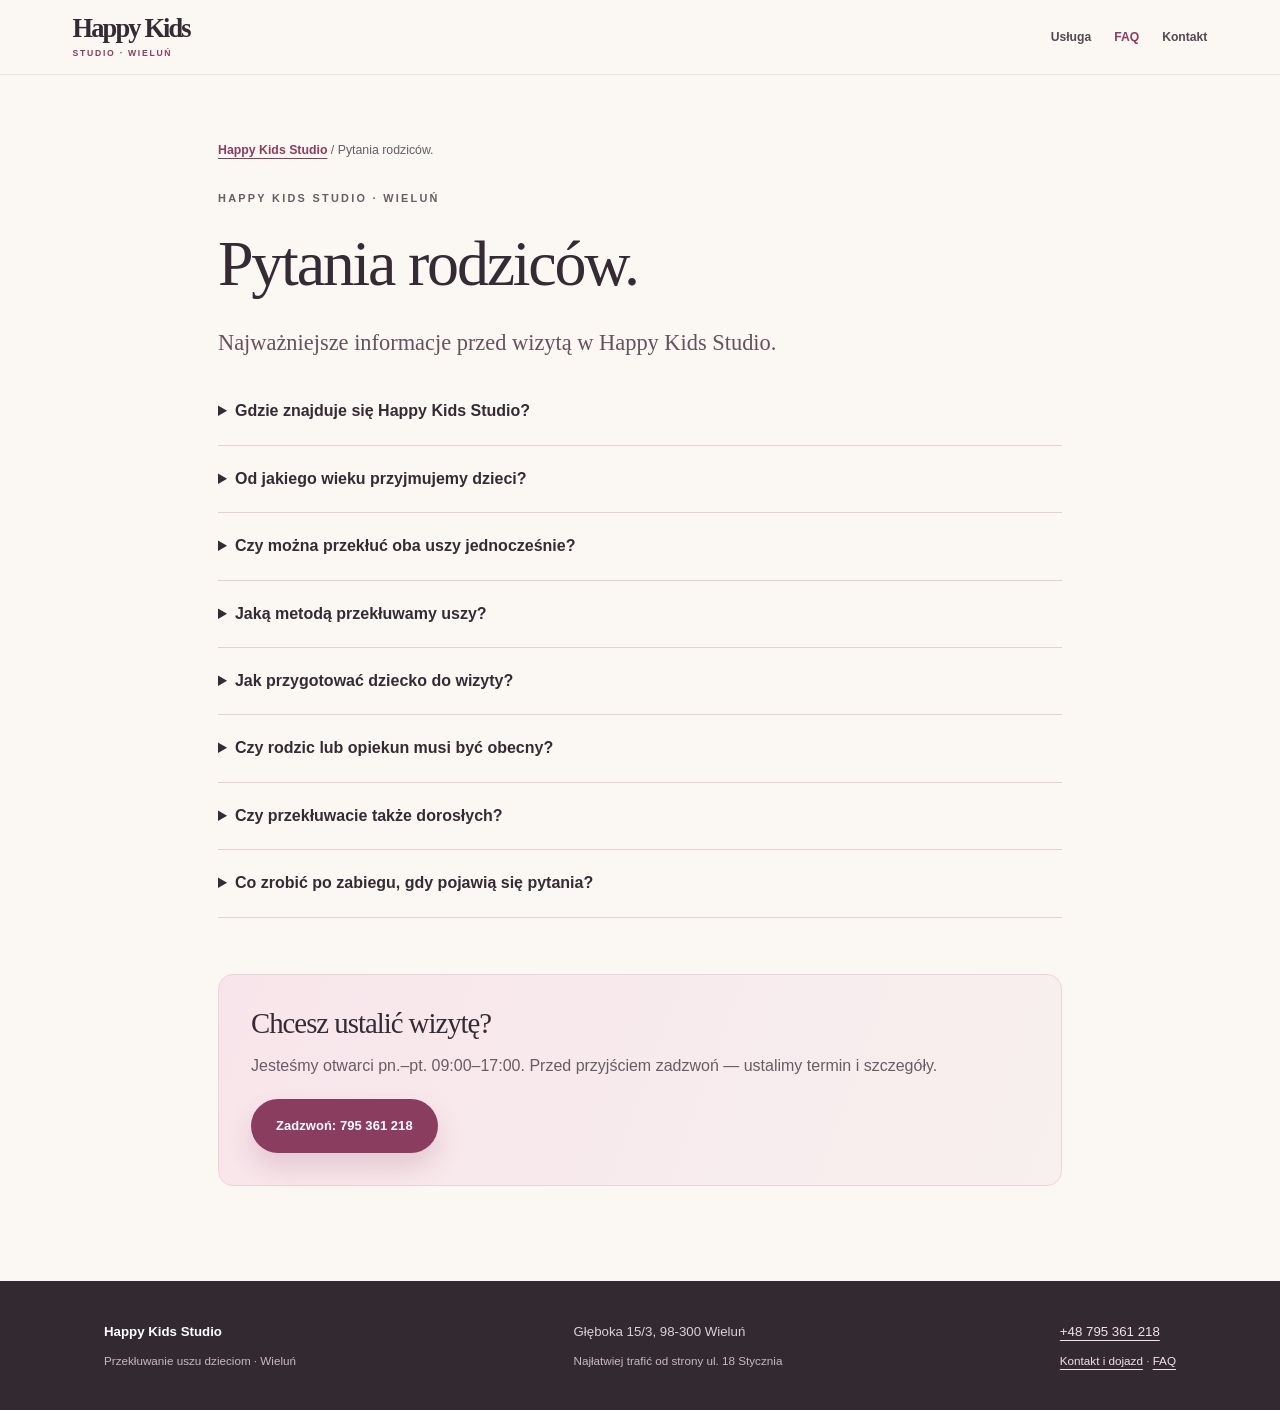
<file: pytania-i-odpowiedzi/index.html>
<!doctype html><html lang="pl"><head><meta charset="utf-8"><meta name="viewport" content="width=device-width,initial-scale=1"><title>Przekłuwanie uszu dziecku — FAQ | Happy Kids Studio Wieluń</title><meta name="description" content="Przekłuwanie uszu dzieciom w Wieluniu: cena, wiek dziecka, STUDEX System75, pierwsze kolczyki, pielęgnacja i kontakt. Odpowiedzi Happy Kids Studio."><meta name="robots" content="index,follow"><link rel="canonical" href="https://happy-kids-studio.pl/pytania-i-odpowiedzi/"><link rel="stylesheet" href="/style.css"><meta property="og:type" content="website"><meta property="og:locale" content="pl_PL"><meta property="og:title" content="Przekłuwanie uszu dziecku — FAQ | Happy Kids Studio Wieluń"><meta property="og:description" content="Przekłuwanie uszu dzieciom w Wieluniu: cena, wiek dziecka, STUDEX System75, pierwsze kolczyki, pielęgnacja i kontakt. Odpowiedzi Happy Kids Studio."><meta property="og:url" content="https://happy-kids-studio.pl/pytania-i-odpowiedzi/"><meta property="og:image" content="https://happy-kids-studio.pl/assets/happy-kids-logo.png"><script type="application/ld+json">{"@context":"https://schema.org","@graph":[{"@type":"LocalBusiness","@id":"https://happy-kids-studio.pl/#studio","name":"Happy Kids Studio","alternateName":"Happy Kids Studio Wieluń","url":"https://happy-kids-studio.pl/","telephone":"+48795361218","email":"happy.kids.piercing@gmail.com","logo":"https://happy-kids-studio.pl/assets/happy-kids-logo.png","address":{"@type":"PostalAddress","streetAddress":"Głęboka 15/3","postalCode":"98-300","addressLocality":"Wieluń","addressCountry":"PL"},"areaServed":{"@type":"City","name":"Wieluń"},"openingHoursSpecification":[{"@type":"OpeningHoursSpecification","dayOfWeek":["Monday","Tuesday","Wednesday","Thursday","Friday"],"opens":"09:00","closes":"17:00"}],"sameAs":["https://www.instagram.com/happy.kids.piercing/","https://www.facebook.com/Happy.Kids.Piercing/"]},{"@type":"WebSite","@id":"https://happy-kids-studio.pl/#website","url":"https://happy-kids-studio.pl/","name":"Happy Kids Studio — Wieluń","publisher":{"@id":"https://happy-kids-studio.pl/#studio"},"inLanguage":"pl-PL"},{"@type":"FAQPage","@id":"https://happy-kids-studio.pl/pytania-i-odpowiedzi/#page","url":"https://happy-kids-studio.pl/pytania-i-odpowiedzi/","name":"Przekłuwanie uszu dziecku — FAQ | Happy Kids Studio Wieluń","description":"Najważniejsze informacje o wizycie, przekłuwaniu uszu dzieciom i kontakcie z Happy Kids Studio w Wieluniu.","inLanguage":"pl-PL","dateModified":"2026-11-03","isPartOf":{"@id":"https://happy-kids-studio.pl/#website"},"publisher":{"@id":"https://happy-kids-studio.pl/#studio"},"mainEntity":[{"@type":"Question","name":"Gdzie znajduje się Happy Kids Studio?","acceptedAnswer":{"@type":"Answer","text":"Happy Kids Studio znajduje się przy ul. Głębokiej 15/3, 98-300 Wieluń, w budynku Pizzerii Latakia. Jesteśmy otwarci od poniedziałku do piątku, 09:00–17:00. Przed przyjściem prosimy o kontakt telefoniczny: +48 795 361 218."}},{"@type":"Question","name":"Od jakiego wieku przyjmujemy dzieci?","acceptedAnswer":{"@type":"Answer","text":"W Happy Kids Studio przyjmujemy dzieci od 3. miesiąca życia. To zasada naszej oferty, a możliwość wykonania usługi ustalamy indywidualnie z rodzicem lub opiekunem."}},{"@type":"Question","name":"Czy można przekłuć oba uszy jednocześnie?","acceptedAnswer":{"@type":"Answer","text":"Tak. Możemy przekłuć oba uszy jednocześnie — zabieg wykonują wtedy dwie osoby."}},{"@type":"Question","name":"Jaką metodą przekłuwamy uszy?","acceptedAnswer":{"@type":"Answer","text":"W Happy Kids Studio przekłuwamy uszy metodą STUDEX System 75. Dla usług innych niż przekłuwanie uszu dobieramy metodę odpowiednio do rodzaju przekłucia."}},{"@type":"Question","name":"Jak przygotować dziecko do wizyty?","acceptedAnswer":{"@type":"Answer","text":"Przed wizytą porozmawiaj z dzieckiem prostymi słowami o tym, co się wydarzy. Zabierz ulubioną przytulankę, a przed przyjazdem skontaktuj się z nami, aby ustalić szczegóły."}},{"@type":"Question","name":"Czy rodzic lub opiekun musi być obecny?","acceptedAnswer":{"@type":"Answer","text":"Tak. Dziecko przychodzi na wizytę z rodzicem lub opiekunem; przed zabiegiem ustalamy wymagane potwierdzenie zgody."}},{"@type":"Question","name":"Czy przekłuwacie także dorosłych?","acceptedAnswer":{"@type":"Answer","text":"Tak. Oferta Happy Kids Studio obejmuje przekłuwanie uszu dzieciom i dorosłym, a także przekłucia nosa i pępka."}},{"@type":"Question","name":"Co zrobić po zabiegu, gdy pojawią się pytania?","acceptedAnswer":{"@type":"Answer","text":"W sprawie zaleceń po wykonanej usłudze skontaktuj się z nami pod numerem +48 795 361 218. Niepokojące objawy wymagają oceny medycznej."}}]}]}</script></head><body><a class="skip" href="#main">Przejdź do treści</a><header class="header"><div class="header-inner"><a class="wordmark" href="/" aria-label="Happy Kids Studio — strona główna">Happy Kids<small>STUDIO · WIELUŃ</small></a><nav aria-label="Nawigacja"><a href="/przekluwanie-uszu-dzieciom-wielun/">Usługa</a><a href="/pytania-i-odpowiedzi/" aria-current="page">FAQ</a><a href="/kontakt/">Kontakt</a></nav></div></header><main id="main" class="article"><p class="breadcrumbs"><a href="/">Happy Kids Studio</a> / Pytania rodziców.</p><p class="eyebrow">HAPPY KIDS STUDIO · WIELUŃ</p><h1>Pytania rodziców.</h1><p class="lead">Najważniejsze informacje przed wizytą w Happy Kids Studio.</p><details class="faq"><summary>Gdzie znajduje się Happy Kids Studio?</summary><p>Happy Kids Studio znajduje się przy ul. Głębokiej 15/3, 98-300 Wieluń, w budynku Pizzerii Latakia. Jesteśmy otwarci od poniedziałku do piątku, 09:00–17:00. Przed przyjściem prosimy o kontakt telefoniczny: +48 795 361 218.</p></details><details class="faq"><summary>Od jakiego wieku przyjmujemy dzieci?</summary><p>W Happy Kids Studio przyjmujemy dzieci od 3. miesiąca życia. To zasada naszej oferty, a możliwość wykonania usługi ustalamy indywidualnie z rodzicem lub opiekunem.</p></details><details class="faq"><summary>Czy można przekłuć oba uszy jednocześnie?</summary><p>Tak. Możemy przekłuć oba uszy jednocześnie — zabieg wykonują wtedy dwie osoby.</p></details><details class="faq"><summary>Jaką metodą przekłuwamy uszy?</summary><p>W Happy Kids Studio przekłuwamy uszy metodą STUDEX System 75. Dla usług innych niż przekłuwanie uszu dobieramy metodę odpowiednio do rodzaju przekłucia.</p></details><details class="faq"><summary>Jak przygotować dziecko do wizyty?</summary><p>Przed wizytą porozmawiaj z dzieckiem prostymi słowami o tym, co się wydarzy. Zabierz ulubioną przytulankę, a przed przyjazdem skontaktuj się z nami, aby ustalić szczegóły.</p></details><details class="faq"><summary>Czy rodzic lub opiekun musi być obecny?</summary><p>Tak. Dziecko przychodzi na wizytę z rodzicem lub opiekunem; przed zabiegiem ustalamy wymagane potwierdzenie zgody.</p></details><details class="faq"><summary>Czy przekłuwacie także dorosłych?</summary><p>Tak. Oferta Happy Kids Studio obejmuje przekłuwanie uszu dzieciom i dorosłym, a także przekłucia nosa i pępka.</p></details><details class="faq"><summary>Co zrobić po zabiegu, gdy pojawią się pytania?</summary><p>W sprawie zaleceń po wykonanej usłudze skontaktuj się z nami pod numerem +48 795 361 218. Niepokojące objawy wymagają oceny medycznej.</p></details><aside class="article-cta"><h2>Chcesz ustalić wizytę?</h2><p>Jesteśmy otwarci pn.–pt. 09:00–17:00. Przed przyjściem zadzwoń — ustalimy termin i szczegóły.</p><a class="button primary" href="tel:+48795361218">Zadzwoń: 795 361 218</a></aside></main><footer class="footer"><div class="footer-inner"><div><strong>Happy Kids Studio</strong><span class="sub">Przekłuwanie uszu dzieciom · Wieluń</span></div><div>Głęboka 15/3, 98-300 Wieluń<span class="sub">Najłatwiej trafić od strony ul. 18 Stycznia</span></div><div><a href="tel:+48795361218">+48 795 361 218</a><span class="sub"><a href="/kontakt/">Kontakt i dojazd</a> · <a href="/pytania-i-odpowiedzi/">FAQ</a></span></div></div></footer><script defer src="/site.js"></script></body></html>
</file>
<file: style.css>
:root{--cream:#fbf7f3;--paper:#fffdfb;--ink:#352b34;--muted:#776c73;--rose:#ac5778;--rose-dark:#8b3d60;--blush:#f4e2e8;--blush-light:#fcf1f2;--gold:#c79f6e;--line:#e9dadd;--shadow:0 24px 70px rgba(116,73,85,.11)}
*{box-sizing:border-box}
html{scroll-behavior:smooth;scroll-padding-top:100px}
body{margin:0;background:var(--cream);color:var(--ink);font-family:"DM Sans",Arial,sans-serif;font-size:16px;line-height:1.65;-webkit-font-smoothing:antialiased}
img{max-width:100%;height:auto}
a{color:var(--rose-dark);text-underline-offset:4px}
button{font:inherit}
a:focus-visible,button:focus-visible,summary:focus-visible{outline:3px solid var(--rose-dark);outline-offset:4px}
.skip{position:absolute;left:15px;top:-100px;padding:10px 15px;background:#fff;color:var(--ink);z-index:200}
.skip:focus{top:12px}
h1,h2,h3,p{margin-top:0}
h1,h2{font-family:"Playfair Display",Georgia,serif;font-weight:500;letter-spacing:-.035em}
h2{font-size:clamp(2.3rem,4.25vw,4.1rem);line-height:1.18}
h2 em,h1 em{font-weight:400;color:var(--rose);font-style:italic}
h3{font-family:"Playfair Display",Georgia,serif;font-size:1.5rem;font-weight:500;line-height:1.3}
p{margin-bottom:1.2rem}
.eyebrow{font-family:"Manrope",sans-serif;font-size:.68rem;font-weight:800;letter-spacing:.21em;color:var(--rose-dark);margin-bottom:19px}
.button{display:inline-flex;align-items:center;justify-content:center;gap:30px;min-height:54px;padding:14px 24px;border:1px solid transparent;border-radius:99px;color:var(--ink);text-decoration:none;font-family:"Manrope",sans-serif;font-weight:700;font-size:.81rem;letter-spacing:.005em;white-space:normal;transition:transform .25s,background .25s,border-color .25s,box-shadow .25s;cursor:pointer}
.button:hover{transform:translateY(-2px)}
.button span:last-child{font-size:1.1rem;font-weight:400}
.button.primary{background:var(--rose-dark);color:#fff;box-shadow:0 14px 26px rgba(139,61,96,.18)}
.button.primary:hover{background:#712f50;box-shadow:0 17px 30px rgba(139,61,96,.23)}
.button.ghost{border-color:#d8c5c6;background:rgba(255,255,255,.56);color:var(--ink)}
.button.ghost:hover{background:#fff;border-color:var(--rose)}
.button.dark{background:#36232e;color:#fff}
.button.dark:hover{background:#573447}
.button.transparent{border-color:rgba(75,45,61,.32);color:#422d37;background:rgba(255,255,255,.16)}
.buttons{display:flex;gap:12px;flex-wrap:wrap;align-items:center}
.announcement{height:32px;display:flex;justify-content:center;align-items:center;gap:12px;background:#ad6681;color:white;font-family:"Manrope",sans-serif;font-size:.58rem;font-weight:700;letter-spacing:.14em;text-transform:uppercase}
.announcement-star{color:#fbe5bb;font-size:14px}.announcement-dot{opacity:.6}
.header{background:rgba(251,247,243,.93);position:sticky;top:0;z-index:60;border-bottom:1px solid rgba(174,133,143,.17);backdrop-filter:blur(18px);-webkit-backdrop-filter:blur(18px)}
.header-inner{max-width:1440px;margin:auto;padding:15px clamp(20px,4.5vw,70px);display:flex;align-items:center;justify-content:space-between;gap:34px}
.wordmark{display:inline-flex;gap:9px;align-items:center;color:var(--ink);text-decoration:none;white-space:nowrap;font-family:"Playfair Display",Georgia,serif;font-size:1.82rem;font-weight:600;letter-spacing:-.07em;line-height:1}
.wordmark em{font-weight:500;color:var(--rose);font-style:italic}
.wordmark small{display:block;margin-top:7px;font:700 .54rem/1.2 "Manrope",sans-serif;letter-spacing:.18em;color:var(--rose-dark)}
.logo-star{align-self:flex-start;margin-top:-6px;font-size:1.2rem;color:var(--gold)}
.header nav{display:flex;gap:clamp(17px,2.2vw,32px);align-items:center}
.header nav a{text-decoration:none;color:#554852;font-size:.76rem;font-weight:700;white-space:nowrap;position:relative}
.header nav a:hover,.header nav a[aria-current="page"]{color:var(--rose-dark)}
.header nav a:after{content:"";position:absolute;bottom:-7px;left:0;right:100%;height:1px;background:var(--rose);transition:right .25s}
.header nav a:hover:after{right:0}
.header-cta{background:#fff;border-color:#e4c8d1;color:var(--rose-dark);min-height:42px;padding:8px 17px;gap:10px;font-size:.7rem}
.header-cta:hover{background:#f8e7ed}
.menu-toggle{display:none}
.hero{position:relative;overflow:hidden;background:radial-gradient(circle at 75% 48%,#f2dce4 0%,transparent 47%),linear-gradient(124deg,#fcf8f4 10%,#f7e9e9 100%)}
.hero:before{content:"";position:absolute;width:620px;height:620px;border:1px solid rgba(202,161,119,.17);border-radius:50%;top:-280px;right:-250px}
.hero-glow{position:absolute;width:550px;height:550px;left:-300px;bottom:-200px;border-radius:50%;filter:blur(75px);background:rgba(249,222,231,.7);pointer-events:none}
.hero-inner{max-width:1440px;margin:auto;padding:clamp(45px,5vw,82px) clamp(20px,7vw,105px) 58px;display:grid;grid-template-columns:1.05fr .95fr;align-items:center;gap:clamp(35px,6.5vw,110px);position:relative;z-index:1;min-height:665px}
.hero-copy{padding-bottom:5px}
.hero .eyebrow{display:flex;align-items:center;gap:11px;margin-bottom:33px}
.tiny-line{display:inline-block;width:28px;height:1px;background:var(--gold)}
.bullet-pink{font-size:9px}
.hero h1{font-size:clamp(3.6rem,5.9vw,6.45rem);line-height:1.07;margin:0 0 30px;position:relative}
.hero h1 em{display:inline-block;white-space:nowrap}
.hero-sparkle{color:var(--gold);font:300 2rem/1 Georgia;position:absolute;top:3%;right:-8%}
.hero-lead{font-family:"Playfair Display",serif;font-size:clamp(1.17rem,1.65vw,1.5rem);line-height:1.43;max-width:560px;color:#55434c;margin-bottom:15px}
.hero-sub{color:#796a72;font-size:.91rem;max-width:535px;line-height:1.78;margin-bottom:30px}
.hero-trust{display:flex;align-items:center;gap:13px;margin-top:32px}
.trust-icon{display:grid;place-items:center;width:44px;height:44px;border-radius:50%;color:var(--rose);background:white;border:1px solid #ead4d9;font-size:1.45rem}
.hero-trust strong,.hero-trust span{display:block}
.hero-trust strong{font-size:.75rem;letter-spacing:.015em}
.hero-trust span{font-size:.71rem;color:var(--muted);margin-top:2px}
.hero-visual{position:relative;max-width:465px;width:100%;margin:0 auto}
.photo-shape{position:relative;overflow:hidden;border-radius:47% 47% 19px 19px / 36% 36% 19px 19px;aspect-ratio:4/5.2;box-shadow:0 32px 70px rgba(106,66,77,.18);background:#e9cbd4}
.photo-shape img{display:block;width:100%;height:100%;object-fit:cover;object-position:center 34%;transition:transform 1s}
.photo-shape:hover img{transform:scale(1.035)}
.photo-shape:after{content:"";position:absolute;inset:0;box-shadow:inset 0 0 0 8px rgba(255,255,255,.2);border-radius:inherit;pointer-events:none}
.photo-tag{position:absolute;left:-65px;bottom:78px;z-index:2;display:flex;align-items:center;gap:12px;background:#fff;padding:16px 21px 16px 16px;border-radius:11px;box-shadow:0 15px 45px #583f4a25;transform:rotate(-5deg)}
.tag-heart{width:38px;height:38px;border-radius:50%;display:grid;place-items:center;background:#f7dfeb;color:#bb6383;font-size:1.2rem}
.photo-tag div{font-family:"Playfair Display",serif;color:#66515f;font-style:italic;line-height:1.12;font-size:.9rem}
.photo-tag strong{display:block;font-style:normal;font-size:1.15rem;color:#4b3440}
.hero-line-art{position:absolute;color:var(--gold);font-family:Georgia,serif;font-size:3rem}
.art-one{right:-50px;top:11%}.art-two{left:-41px;top:8%;font-size:1.7rem}
.photo-caption{position:absolute;bottom:-31px;right:0;font-family:"Manrope",sans-serif;letter-spacing:.09em;font-size:.59rem;font-weight:700;color:#98858c;text-transform:uppercase}
.photo-caption span{color:var(--rose);font-size:.85rem}
.scroll-hint{display:flex;align-items:center;gap:14px;max-width:1440px;margin:0 auto;padding:10px clamp(20px,7vw,105px) 26px;text-decoration:none;color:#a58d95;font-size:.59rem;font-weight:700;letter-spacing:.18em}
.scroll-hint span{font-size:1.2rem;font-weight:400}
.values-ribbon{background:#fffdfb;border-block:1px solid var(--line);overflow:hidden}
.ribbon-content{max-width:1260px;margin:auto;display:flex;justify-content:space-between;gap:20px;padding:22px 28px;text-align:center}
.ribbon-content span{font-size:.65rem;font-family:"Manrope",sans-serif;text-transform:uppercase;letter-spacing:.17em;color:#a16b7c;font-weight:800;white-space:nowrap}
.section{max-width:1360px;margin:0 auto;padding:clamp(70px,8vw,125px) clamp(22px,5.2vw,74px)}
.section-heading.center{text-align:center;max-width:860px;margin:0 auto 58px}
.section-heading.center p:last-child{max-width:650px;margin:auto;color:var(--muted);font-size:.98rem}
.intro-section h2{margin-bottom:25px}
.benefits-grid{display:grid;grid-template-columns:repeat(3,minmax(0,1fr));gap:17px}
.benefit{padding:38px 35px 32px;background:#fffdfa;border:1px solid #ebdfe1;border-radius:15px;min-height:325px;position:relative;overflow:hidden}
.benefit.featured{background:linear-gradient(150deg,#f7e7eb,#f5e9e7);border-color:#ecd0d8}
.benefit-number{display:flex;justify-content:space-between;align-items:center;font-size:.65rem;font-weight:700;letter-spacing:.1em;color:#b894a0}
.benefit-number span{font-size:1.5rem;color:#cfa87e}
.benefit-icon{display:grid;place-items:center;width:58px;height:58px;margin:29px 0 23px;background:#f9eaf0;border-radius:50%;font:1.8rem Georgia,serif;color:var(--rose)}
.benefit.featured .benefit-icon{background:rgba(255,255,255,.6)}
.benefit h3{margin-bottom:12px}.benefit p{color:#82757e;font-size:.89rem;line-height:1.77;margin:0}
.ritual-section{max-width:none;background:#f5e9eb}
.ritual-layout{max-width:1220px;margin:auto;display:grid;grid-template-columns:.92fr 1fr;align-items:center;gap:clamp(50px,9vw,135px)}
.ritual-photo{position:relative;max-width:465px;justify-self:center}
.ritual-photo img{display:block;width:100%;aspect-ratio:4/4.65;object-fit:cover;object-position:center;border-radius:240px 240px 15px 15px;box-shadow:var(--shadow)}
.ritual-photo:after{content:"";position:absolute;inset:15px -15px -15px 15px;border:1px solid rgba(180,115,136,.38);border-radius:240px 240px 15px 15px;z-index:-1}
.ritual-sticker{position:absolute;right:-48px;top:52%;transform:rotate(12deg);background:#fff9f3;color:var(--rose-dark);font-family:"Manrope",sans-serif;font-size:.67rem;font-weight:800;letter-spacing:.13em;line-height:1.3;text-align:center;display:grid;place-content:center;width:118px;height:118px;border:1px dashed var(--rose);border-radius:50%;box-shadow:0 10px 35px #5c344522}
.ritual-sticker span{font:1.7rem Georgia,serif;color:var(--gold)}
.ritual-copy>p:not(.eyebrow){color:var(--muted);max-width:540px}
.ritual-copy h2{margin-bottom:22px}
.steps{padding:0;margin:27px 0;list-style:none}
.steps li{display:grid;grid-template-columns:48px 1fr;gap:20px;padding:15px 0;border-bottom:1px solid #e3cdd2}
.steps li>span{font-family:"Playfair Display",serif;color:var(--rose);font-size:1.25rem}
.steps strong{font-size:.92rem;font-weight:700}
.steps p{font-size:.82rem;color:var(--muted);margin:3px 0 0}
.underline-link{display:inline-flex;align-items:center;gap:35px;text-decoration:none;border-bottom:1px solid var(--rose);padding-bottom:6px;font-family:"Manrope",sans-serif;font-size:.79rem;font-weight:800;color:var(--rose-dark)}
.underline-link span{font-size:1rem}.underline-link:hover{color:#6c294a}
.gallery-heading{display:flex;justify-content:space-between;gap:40px;align-items:end;margin-bottom:42px}
.gallery-heading h2{margin:0;max-width:640px}
.gallery-heading>p{max-width:295px;font-size:.85rem;color:var(--muted);margin:0 0 10px}
.gallery-grid{display:grid;grid-template-columns:1.16fr .84fr .84fr;grid-template-rows:235px 235px;gap:15px}
.gallery-tile{display:block;overflow:hidden;position:relative;border-radius:12px;background:#efdde3}
.gallery-tile.tall{grid-row:span 2}
.gallery-tile img{width:100%;height:100%;display:block;object-fit:cover;object-position:center 30%;transition:transform .45s,filter .45s}
.gallery-tile.tall img{object-position:center 45%}
.gallery-tile:hover img{transform:scale(1.055);filter:saturate(1.06)}
.zoom-icon{position:absolute;right:13px;bottom:13px;border-radius:50%;height:35px;width:35px;display:grid;place-items:center;background:#fffef2;color:var(--rose-dark);font-size:1.1rem;box-shadow:0 6px 20px #3332}
.gallery-actions{display:flex;gap:28px;align-items:center;justify-content:center;margin-top:35px;flex-wrap:wrap}
.social-link{font-weight:700;font-size:.82rem;text-decoration:none}
.social-link span{padding-left:9px}
.story-section{max-width:none;position:relative;overflow:hidden;background:#fffdfb}
.story-decor{position:absolute;left:-125px;top:-155px;color:#f7e9ed;font:450px/1 Georgia,serif;transform:rotate(-25deg);pointer-events:none}
.story-inner{max-width:1180px;margin:auto;display:grid;grid-template-columns:1.2fr .8fr;gap:clamp(50px,9vw,150px);align-items:center;position:relative}
.story-copy{max-width:600px}.story-copy h2{margin-bottom:25px}.story-copy p:not(.eyebrow){color:var(--muted);max-width:560px}
.signature{font-family:"Playfair Display",Georgia,serif;font-size:1.42rem;font-style:italic;color:var(--rose-dark);margin-top:50px;transform:rotate(-4deg)}
.signature span{color:var(--gold)}
.story-image{position:relative;justify-self:center;width:min(100%,350px);padding:50px 50px 65px;background:linear-gradient(135deg,#f9e2e8,#f5edf0);border-radius:55% 55% 12px 12px/40% 40% 12px 12px}
.story-image img{display:block;max-height:325px;width:100%;object-fit:contain;border-radius:6px;filter:drop-shadow(0 20px 18px #4d30401c)}
.story-image-note{position:absolute;bottom:-23px;left:-30px;background:white;box-shadow:var(--shadow);padding:19px 24px;transform:rotate(-5deg);font:500 1.25rem/1.15 "Playfair Display",serif}
.story-image-note em{color:var(--rose);font-weight:400}
.faq-layout{display:grid;grid-template-columns:.75fr 1.25fr;gap:clamp(55px,9vw,130px)}
.faq-intro p:not(.eyebrow){color:var(--muted);font-size:.9rem}.faq-intro .underline-link{margin-top:18px}
.faq-list details{border-bottom:1px solid #e4d8db}
.faq-list details:first-child{border-top:1px solid #e4d8db}
.faq-list summary{display:flex;justify-content:space-between;align-items:center;gap:15px;cursor:pointer;font-size:.96rem;font-weight:700;padding:22px 0;list-style:none}
.faq-list summary::-webkit-details-marker{display:none}
.faq-list summary span{font-weight:300;color:var(--rose);font-size:1.6rem;transition:transform .2s}
.faq-list details[open] summary span{transform:rotate(45deg)}
.faq-list details p{font-size:.88rem;color:var(--muted);margin:0 0 22px;max-width:550px}
.contact-hero{text-align:center;position:relative;overflow:hidden;padding:95px 24px 90px;background:radial-gradient(circle at 50% 0,#fce9e7,#eed0db);border-top:1px solid #ead0d9}
.contact-hero:before,.contact-hero:after{content:"";position:absolute;border:1px solid rgba(181,111,139,.21);width:450px;height:450px;border-radius:50%;pointer-events:none}
.contact-hero:before{left:-260px;top:-310px}.contact-hero:after{right:-240px;bottom:-310px}
.contact-sparkles{font-family:Georgia,serif;color:var(--gold);font-size:1.8rem;letter-spacing:18px;margin-bottom:10px}
.contact-hero h2{font-size:clamp(2.6rem,5vw,4.7rem);margin-bottom:20px}
.contact-hero>p:not(.eyebrow){max-width:550px;margin:0 auto 28px;color:#735e68}
.center-buttons{justify-content:center}.contact-address{margin-top:33px;color:#806a73;font-size:.77rem;font-weight:700;letter-spacing:.04em}.contact-address span{color:var(--gold);margin:0 12px}
.footer{background:#332a31;color:#ddcfd6}
.footer-top{max-width:1340px;margin:auto;display:grid;grid-template-columns:1.6fr repeat(3,1fr);gap:35px;padding:70px 54px 60px}
.footer .wordmark{color:#fff;font-size:1.9rem}
.footer .wordmark em{color:#e3a1ba}
.footer .wordmark small{color:#dba0b6}
.footer-brand p{font-family:"Playfair Display",serif;font-style:italic;color:#c8b5c0;margin-top:22px}
.footer-top>div:not(.footer-brand){display:flex;flex-direction:column;align-items:start;gap:10px;font-size:.81rem}
.footer-top strong{color:#f7e9ed;font-size:.75rem;margin-bottom:9px;letter-spacing:.06em}
.footer-top a{color:#ddcfd6;text-decoration:none}.footer-top a:hover{color:white}
.footer-bottom{display:flex;max-width:1340px;margin:auto;border-top:1px solid #4f404a;padding:22px 54px;justify-content:space-between;gap:12px;color:#bfaeb8;font-size:.72rem}
.mobile-action{display:none}
.lightbox{padding:0;border:0;background:transparent;max-width:min(90vw,1000px);max-height:92vh;overflow:visible;color:#fff;text-align:center}
.lightbox::backdrop{background:rgba(27,20,29,.88);backdrop-filter:blur(5px)}
.lightbox img{max-width:88vw;max-height:81vh;width:auto;height:auto;object-fit:contain;border-radius:8px;box-shadow:0 20px 70px #0007}
.lightbox p{margin:7px 0;font-size:.78rem;color:#f0dfe6}
.lightbox-close{position:absolute;top:-42px;right:0;color:white;background:none;border:0;cursor:pointer;font-size:2.3rem;line-height:1}

/* Existing information pages */
body:not(.home) .header{position:sticky}
body:not(.home) .header-inner{max-width:1250px}
body:not(.home) .header nav{gap:23px}
body:not(.home) .wordmark{font-size:1.65rem}
body:not(.home) .wordmark small{letter-spacing:.2em}
.article{max-width:900px;min-height:60vh;margin:auto;padding:65px 28px 95px;background:var(--cream)}
.article h1{font-size:clamp(2.8rem,5vw,4.3rem);line-height:1.15;margin-bottom:25px}
.article h2{font-size:clamp(1.8rem,3vw,2.45rem);margin:44px 0 18px}
.article h3{margin-top:30px}
.article .lead{font-family:"Playfair Display",serif;font-size:1.4rem;color:#66515e;line-height:1.5}
.article p,.article li{color:#685c65}
.article li{margin-bottom:9px}
.article ul,.article ol{padding-left:23px}
.article a:not(.button){color:var(--rose-dark);font-weight:700}
.breadcrumbs{font-size:.77rem;color:#a38995;margin-bottom:30px}
.article-cta{background:linear-gradient(110deg,#f8e5eb,#f7f0ee);padding:32px;border:1px solid #ecd4dc;border-radius:15px;margin-top:56px}
.article-cta h2{font-size:1.8rem;margin:0 0 12px}
.article-cta p{margin-bottom:20px}
.article .faq{border-bottom:1px solid #e1d0d6;padding:20px 0}
.article .faq summary{cursor:pointer;font-weight:700}
.article .faq p{margin:15px 0 0}
.big-phone{font-size:2rem;font-weight:800}
body:not(.home) .footer{background:#332a31}
body:not(.home) .footer-inner{max-width:1120px;margin:auto;padding:40px 24px;display:flex;justify-content:space-between;flex-wrap:wrap;gap:25px;font-size:.83rem}
body:not(.home) .footer strong{color:#fff}
body:not(.home) .footer .sub{display:block;margin-top:8px;font-size:.73rem;color:#c9b8c1}
body:not(.home) .footer a{color:#f6e0e8}
.gallery-page h1,.about-page h1{max-width:900px}
.gallery-page-grid{display:grid;grid-template-columns:repeat(3,1fr);gap:18px;margin-top:36px}
.gallery-page-grid .gallery-tile{aspect-ratio:1/1.1}
.gallery-source{font-size:.76rem;color:var(--muted);margin-top:25px}
.about-image{max-width:310px;float:right;margin:0 0 25px 35px;border-radius:15px;box-shadow:var(--shadow)}

@media(max-width:1200px){
 .header-inner{gap:23px;padding-inline:25px}
 .header nav{gap:16px}.header nav a{font-size:.73rem}
 .hero-inner{padding-inline:55px;gap:50px}.hero h1{font-size:clamp(3.4rem,5.3vw,5.3rem)}
 .footer-top{padding-inline:32px}
}
@media(max-width:980px){
 .header nav{display:none;position:absolute;top:100%;left:0;right:0;background:#fffaf8;flex-direction:column;align-items:stretch;padding:15px 26px 25px;box-shadow:0 20px 25px #3b20210c;border-bottom:1px solid var(--line)}
 .header nav.open{display:flex}
 .header nav a{padding:9px 0;font-size:.9rem}
 .menu-toggle{display:grid;gap:5px;order:3;background:none;border:0;padding:11px;cursor:pointer}
 .menu-toggle span{display:block;height:2px;width:23px;background:var(--ink)}
 .header-cta{margin-left:auto}
 .hero-inner{gap:30px;padding-inline:35px}
 .hero h1{font-size:clamp(3.2rem,5.8vw,4.9rem)}
 .hero-sparkle{right:-1%}
 .photo-tag{left:-24px}
 .gallery-grid{grid-template-rows:205px 205px}
 .footer-top{grid-template-columns:repeat(2,1fr)}
 body:not(.home) .header nav{display:flex;position:static;flex-direction:row;align-items:center;gap:18px;padding:0;background:transparent;box-shadow:none;border:0}
 body:not(.home) .header nav a{font-size:.73rem;padding:0}
}
@media(max-width:760px){
 body{font-size:15px}
 .announcement{font-size:.5rem;height:28px;letter-spacing:.1em;gap:8px}
 .header-inner{padding:12px 20px}
 .wordmark{font-size:1.57rem}
 .wordmark small{font-size:.45rem}
 .header-cta{display:none}
 .hero-inner{grid-template-columns:1fr;padding:52px 26px 55px;gap:45px;min-height:0}
 .hero-copy{text-align:center}
 .hero .eyebrow{justify-content:center;margin-bottom:23px}
 .hero h1{font-size:clamp(3.25rem,11vw,5rem);margin-bottom:20px}
 .hero h1 em{white-space:normal}
 .hero-sparkle{right:3%;top:-8%;font-size:1.4rem}
 .hero-lead{font-size:1.23rem;margin-inline:auto}
 .hero-sub{font-size:.85rem;margin-inline:auto}
 .hero .buttons{justify-content:center}
 .hero-trust{justify-content:center;text-align:left;margin-top:24px}
 .hero-visual{max-width:410px}
 .photo-shape{aspect-ratio:4/4.7}
 .photo-tag{left:-12px;bottom:50px}
 .scroll-hint{display:none}
 .ribbon-content{flex-wrap:wrap;justify-content:center;gap:8px 28px;padding:16px 20px}
 .ribbon-content span{font-size:.57rem}
 .section{padding:73px 24px}
 .section-heading.center{margin-bottom:35px}
 .benefits-grid{grid-template-columns:1fr;gap:12px}
 .benefit{min-height:0;padding:26px 28px}
 .benefit-icon{margin:10px 0 14px}
 .ritual-layout,.story-inner,.faq-layout{grid-template-columns:1fr;gap:55px}
 .ritual-photo{max-width:370px;width:85%}
 .ritual-photo img{aspect-ratio:4/4.4}
 .ritual-sticker{right:-30px;width:92px;height:92px;font-size:.52rem}
 .gallery-heading{display:block}
 .gallery-heading>p{max-width:540px;margin-top:18px}
 .gallery-grid{grid-template-columns:1fr 1fr;grid-template-rows:280px 200px 200px;gap:10px}
 .gallery-tile.tall{grid-column:span 2;grid-row:auto}
 .gallery-tile.tall img{object-position:center 29%}
 .story-image{width:290px;max-width:80%;justify-self:center}
 .story-image-note{left:-20px}
 .faq-intro{max-width:620px}
 .footer-top{gap:36px}
 .article{padding:48px 22px 85px}
 .gallery-page-grid{grid-template-columns:repeat(2,1fr)}
}
@media(max-width:480px){
 .hero-inner{padding-inline:20px}
 .hero h1{font-size:clamp(2.87rem,12vw,3.5rem)}
 .hero-lead{font-size:1.13rem}
 .hero-visual{width:90%}
 .photo-tag{padding:10px 13px;gap:7px;left:-20px;bottom:28px}
 .tag-heart{width:30px;height:30px}
 .photo-tag div{font-size:.72rem}.photo-tag strong{font-size:.95rem}
 .art-one{right:-18px}.art-two{left:-18px}
 .photo-caption{font-size:.48rem}
 .hero .buttons{display:grid;grid-template-columns:1fr;gap:9px}
 .hero .button{width:100%}
 .hero-trust strong{font-size:.69rem}
 .hero-trust span{font-size:.64rem}
 .section{padding:60px 21px}
 h2{font-size:2.35rem}
 .gallery-grid{grid-template-rows:245px 155px 155px}
 .gallery-actions{gap:17px}
 .gallery-actions .button{width:100%}
 .contact-hero{padding:80px 22px 100px}
 .contact-hero h2{font-size:2.7rem}
 .contact-hero .buttons{display:grid}
 .footer-top{grid-template-columns:1fr 1fr;padding:50px 23px;gap:28px 18px}
 .footer-brand{grid-column:1/-1}
 .footer-top>div:not(.footer-brand){font-size:.76rem}
 .footer-bottom{padding:20px 23px 93px;flex-direction:column}
 .mobile-action{display:block;position:fixed;z-index:55;left:0;right:0;bottom:0;background:#fffdfb;border-top:1px solid #ead8de;padding:10px 16px max(10px,env(safe-area-inset-bottom));box-shadow:0 -8px 30px #3c1a3020}
 .mobile-action a{display:flex;align-items:center;justify-content:space-between;border-radius:50px;background:var(--rose-dark);padding:11px 19px;text-decoration:none;color:white;font-size:.8rem;font-weight:800;min-height:48px}
 .mobile-action a span:first-child{font-size:1.3rem}
 .gallery-page-grid{gap:10px}
 .about-image{float:none;display:block;margin:0 auto 30px;width:100%;max-width:300px}
 body:not(.home) .header-inner{flex-wrap:wrap}
 body:not(.home) .header nav{width:100%;justify-content:flex-start;flex-wrap:wrap;gap:17px}
 body:not(.home) .header nav a{font-size:.75rem}
}
body:not(.home) .wordmark{display:inline-block}
@media(prefers-reduced-motion:reduce){
 html{scroll-behavior:auto}
 *,*:before,*:after{animation-duration:.01ms!important;transition-duration:.01ms!important}
}
</file>
